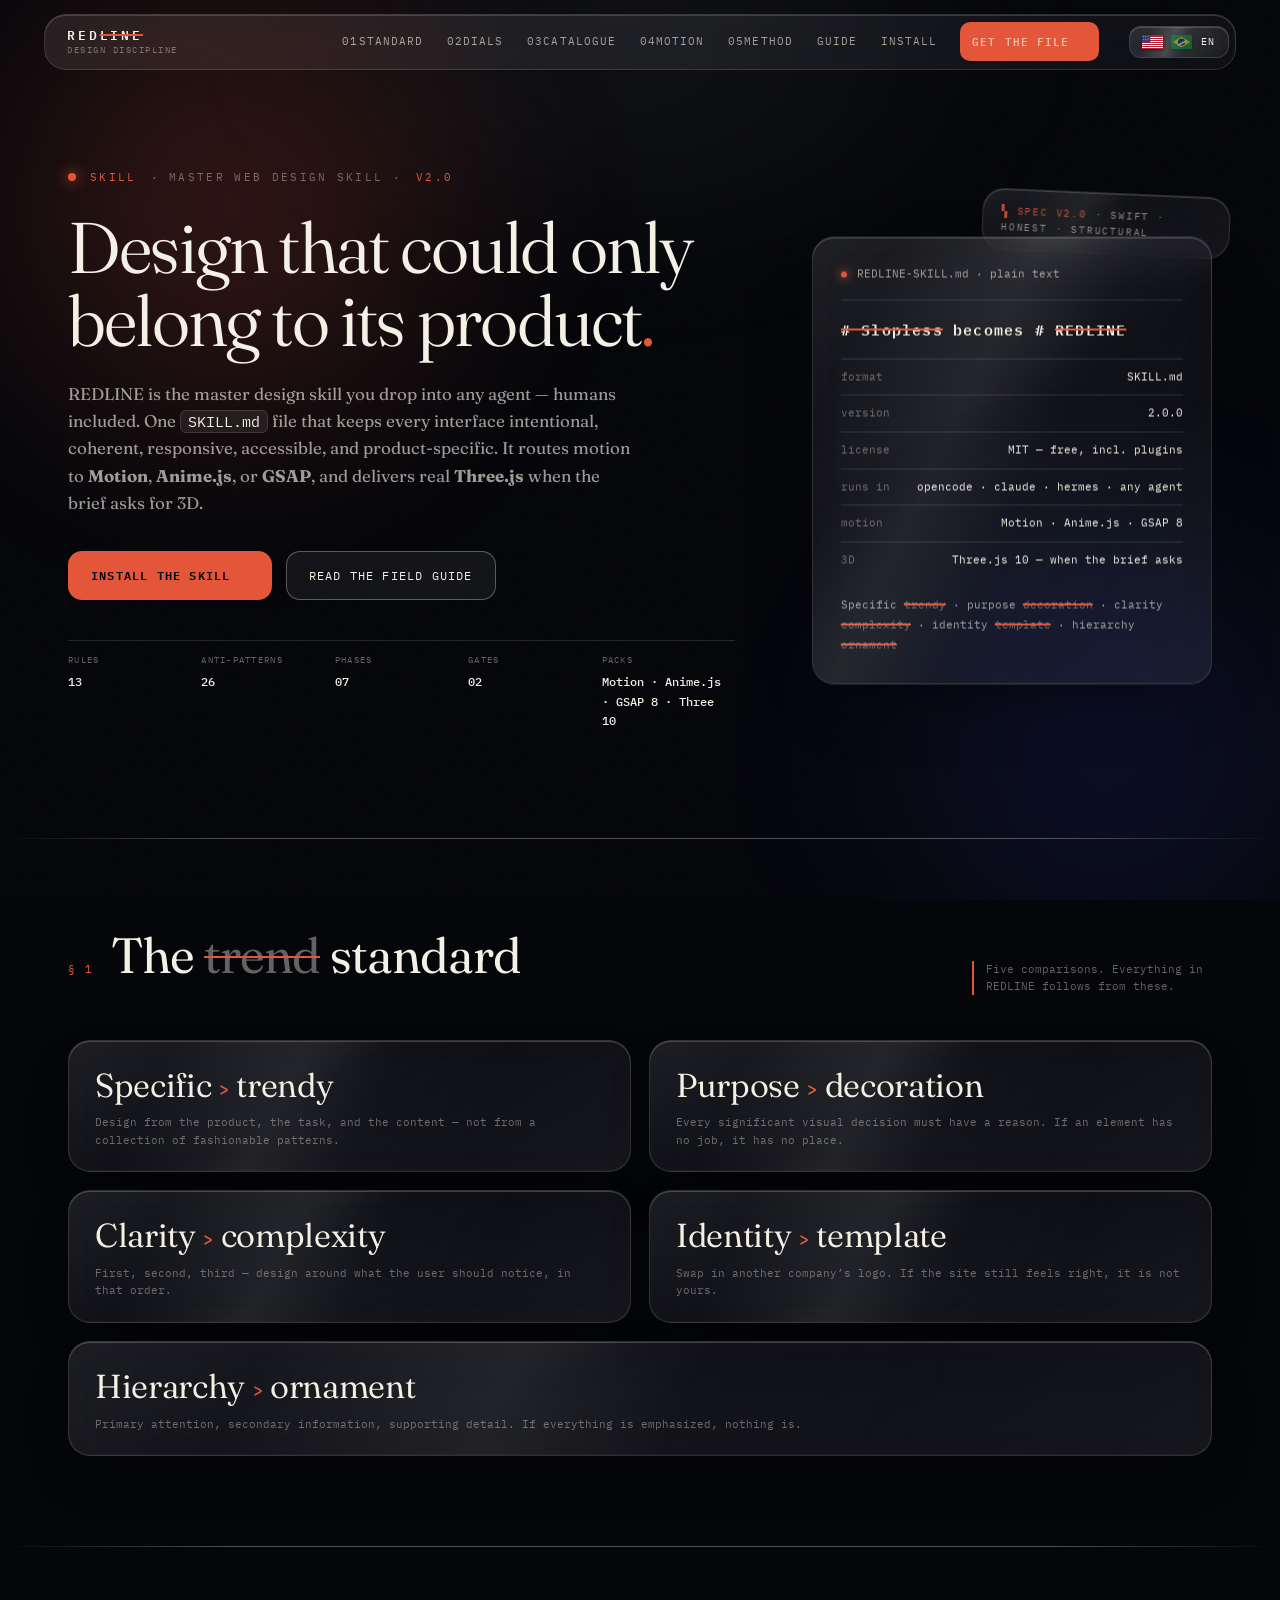
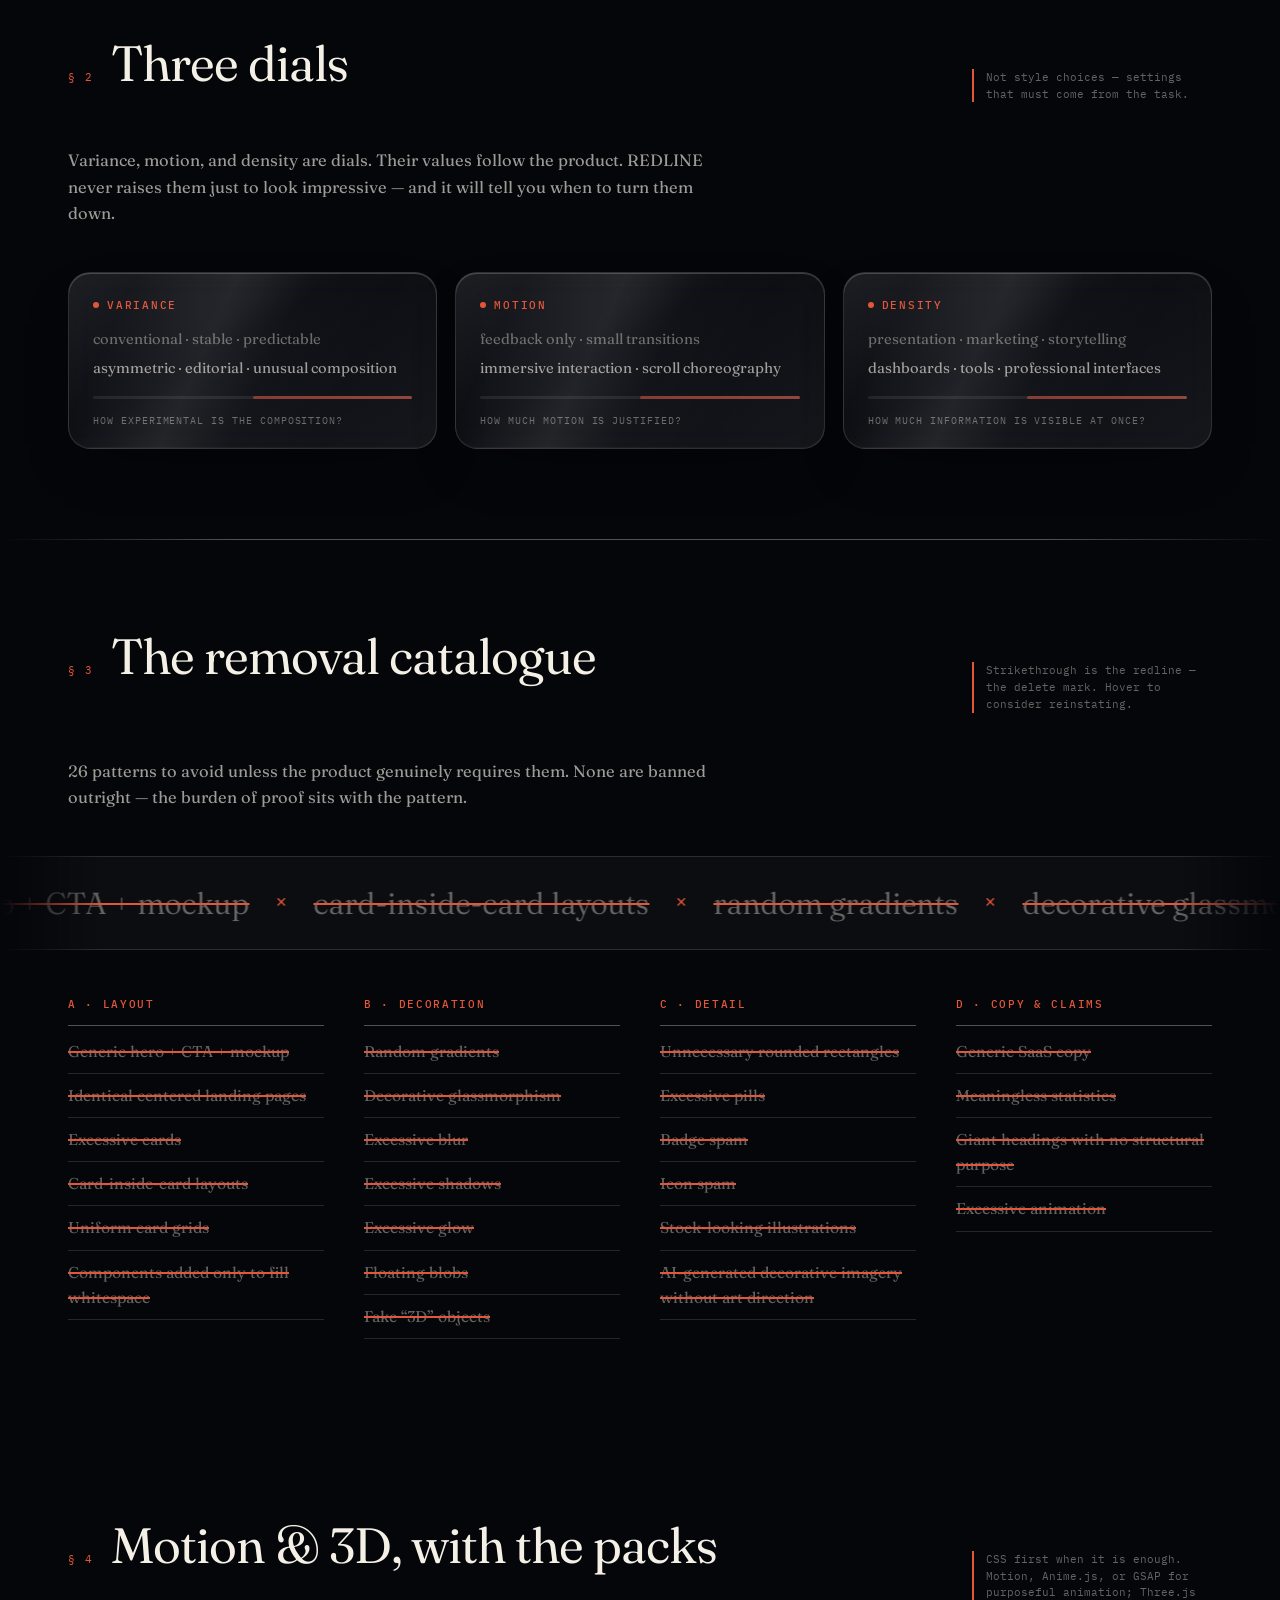
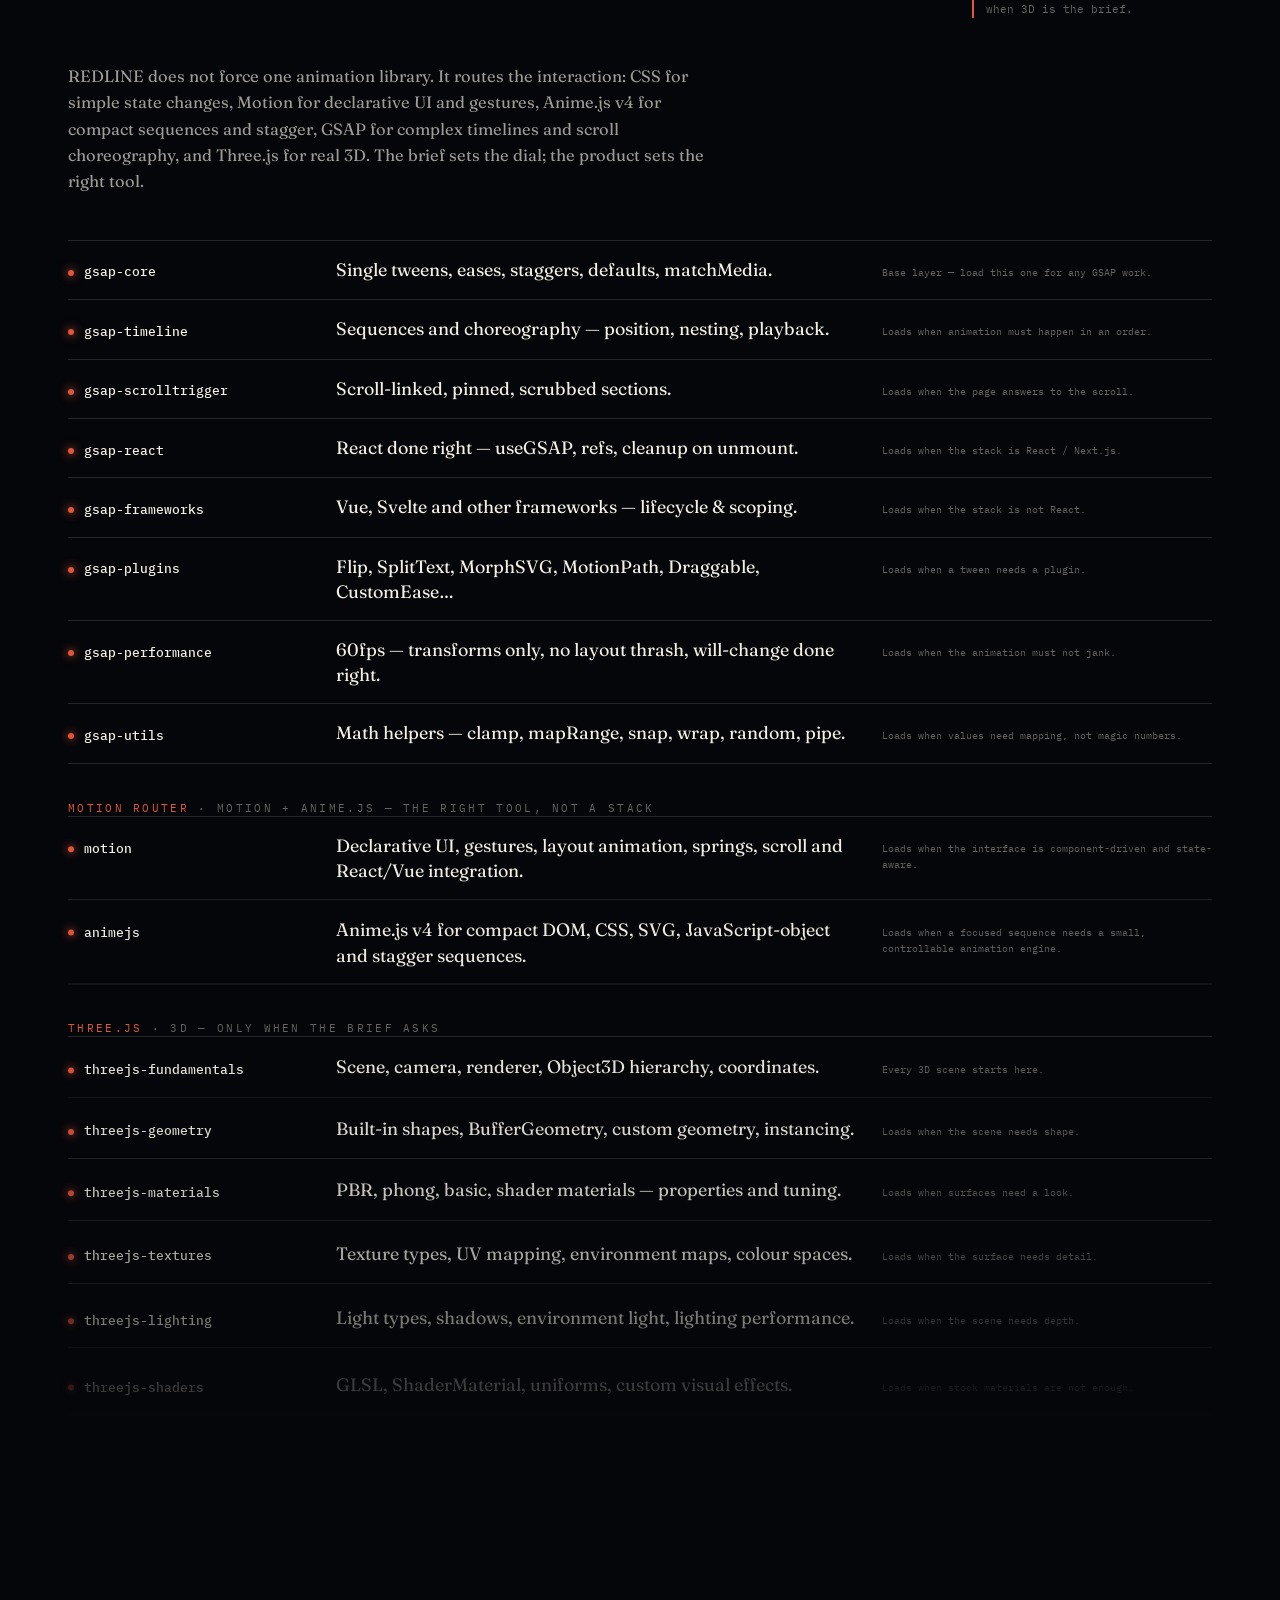
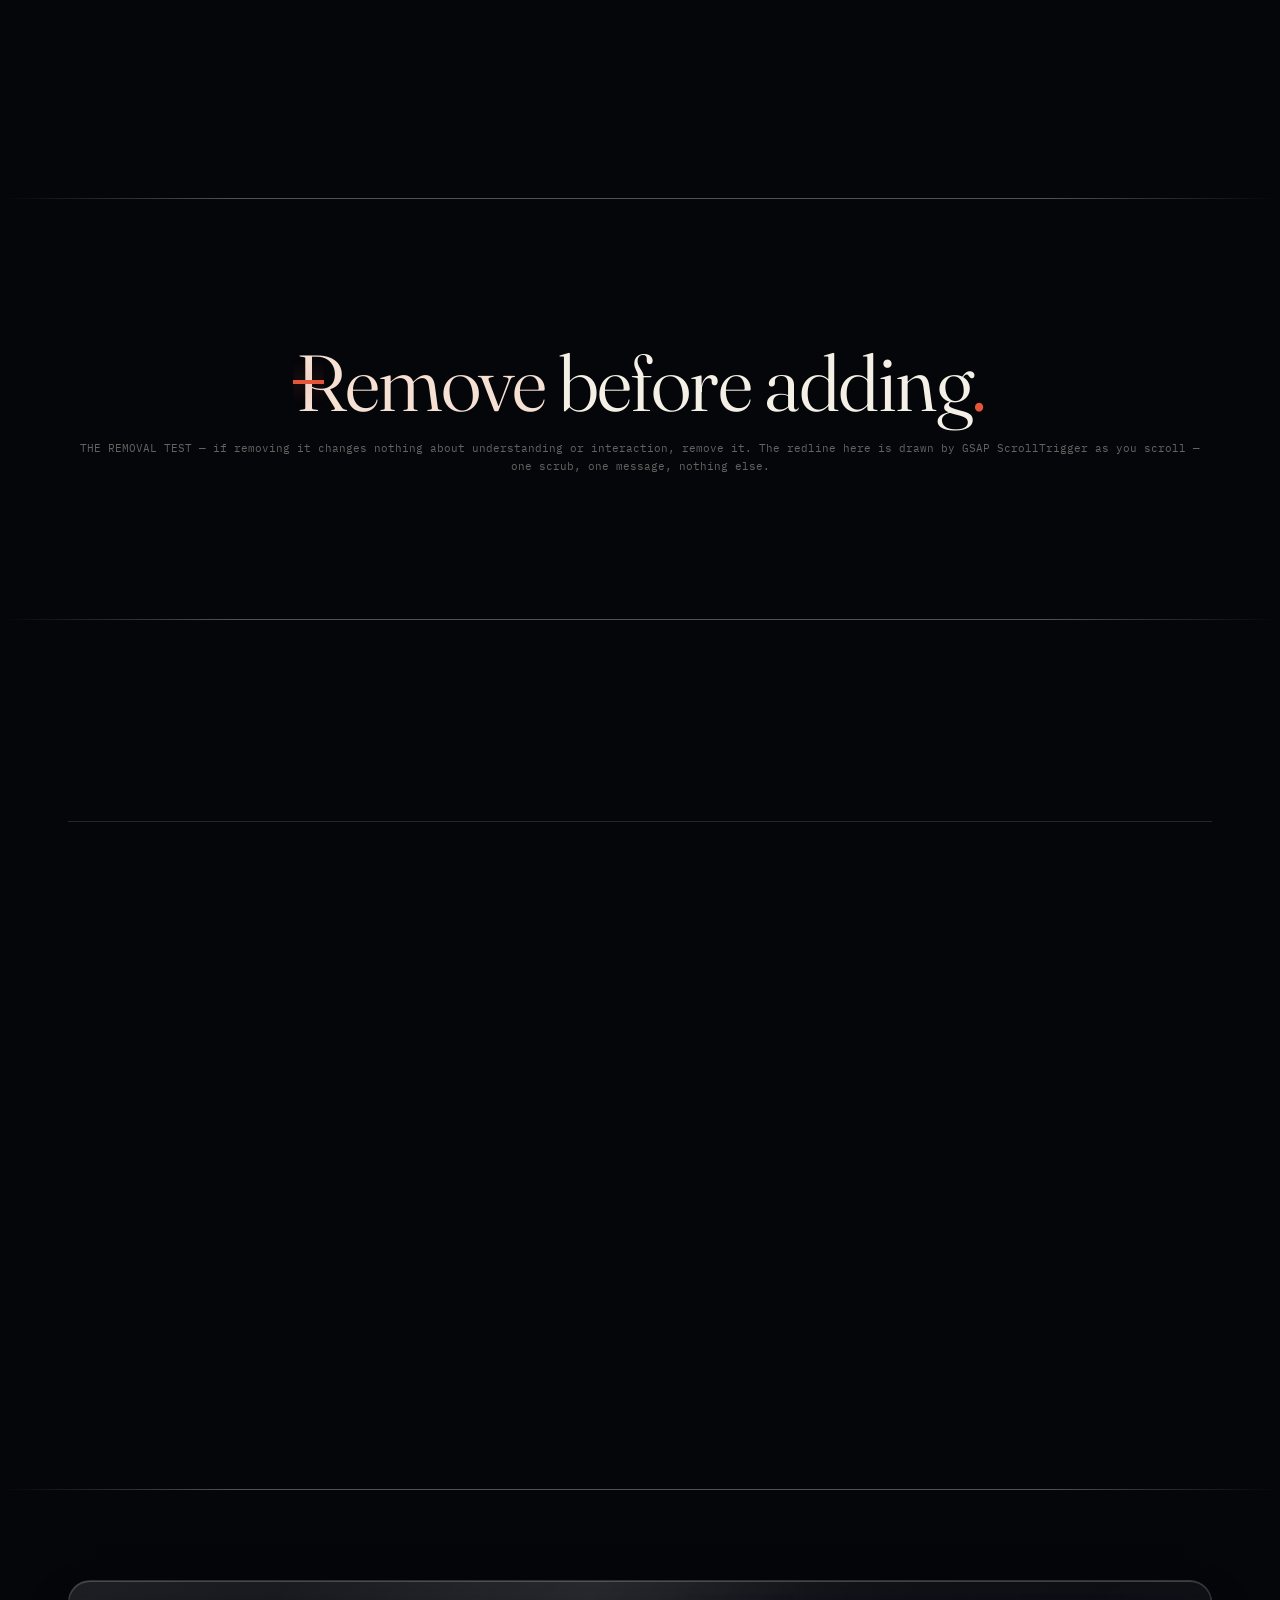
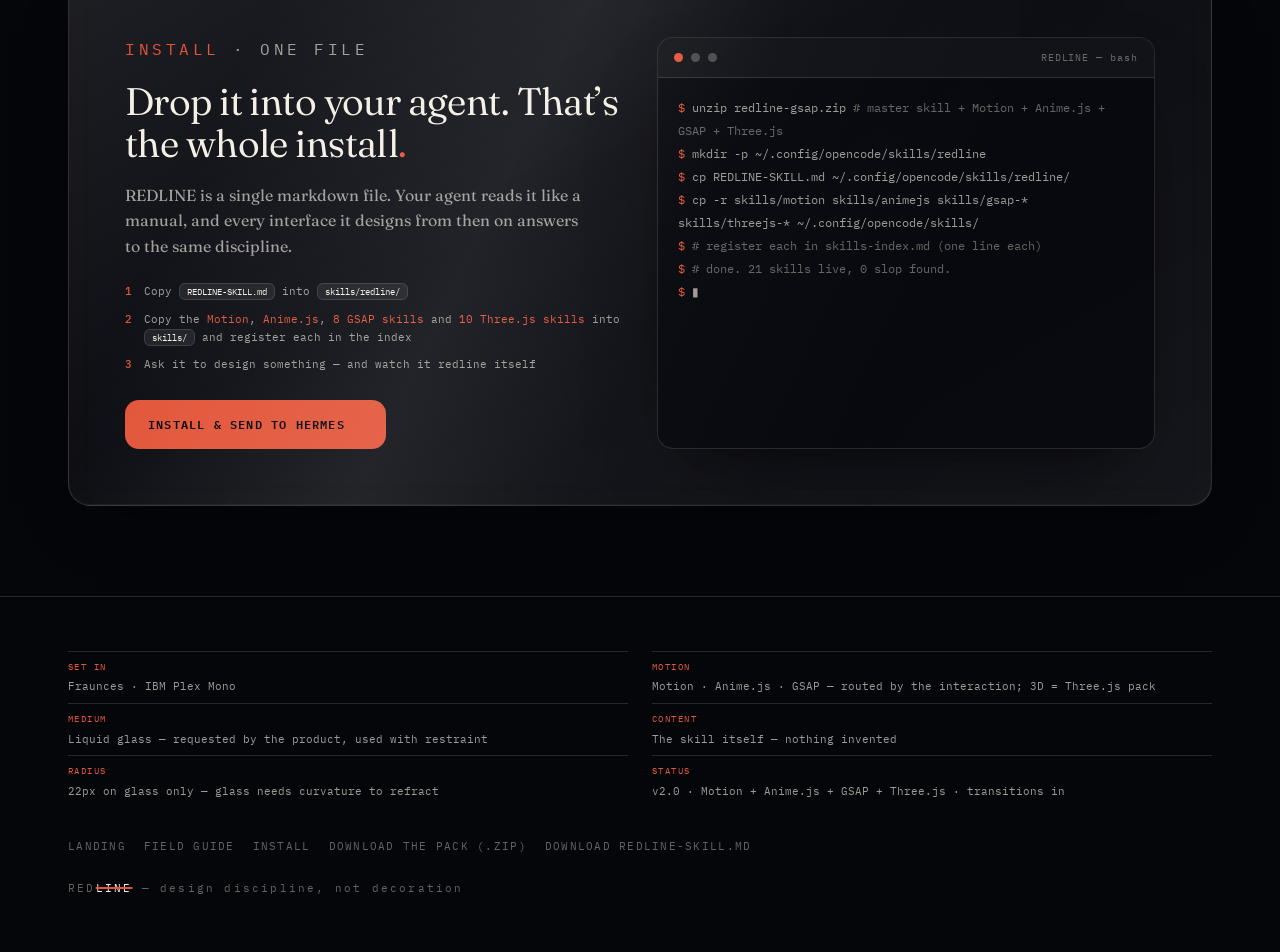
<file: index.html>
<!doctype html>
<html lang="en">
<head>
<meta charset="utf-8">
<meta name="viewport" content="width=device-width, initial-scale=1">
<meta name="color-scheme" content="dark">
<meta name="robots" content="index, follow, max-image-preview:large">
<meta name="theme-color" content="#05060A">
<meta name="author" content="KL Com">
<title>REDLINE — Design that could only belong to its product</title>
<meta name="description" content="REDLINE is a design discipline skill — one SKILL.md file that keeps AI-generated interfaces intentional, coherent, and human. Drop it into any agent.">
<link rel="canonical" href="https://klcombr.github.io/redline/">
<meta property="og:type" content="website">
<meta property="og:site_name" content="REDLINE — design discipline skill">
<meta property="og:locale" content="en_US">
<meta property="og:locale:alternate" content="pt_BR">
<meta property="og:url" content="https://klcombr.github.io/redline/">
<meta property="og:title" content="REDLINE — Design that could only belong to its product">
<meta property="og:description" content="REDLINE is a design discipline skill — one SKILL.md file that keeps AI-generated interfaces intentional, coherent, and human. Drop it into any agent.">
<meta property="og:image" content="https://klcombr.github.io/redline/og-image.png">
<meta property="og:image:width" content="1200">
<meta property="og:image:height" content="630">
<meta property="og:image:alt" content="REDLINE — Design that could only belong to its product.">
<meta name="twitter:card" content="summary_large_image">
<meta name="twitter:title" content="REDLINE — Design that could only belong to its product">
<meta name="twitter:description" content="REDLINE is a design discipline skill — one SKILL.md file that keeps AI-generated interfaces intentional, coherent, and human. Drop it into any agent.">
<meta name="twitter:image" content="https://klcombr.github.io/redline/og-image.png">
<link rel="preconnect" href="https://fonts.googleapis.com">
<link rel="preconnect" href="https://fonts.gstatic.com" crossorigin>
<link href="https://fonts.googleapis.com/css2?family=Fraunces:ital,opsz,wght@0,9..144,300..700;1,9..144,300..700&family=IBM+Plex+Mono:ital,wght@0,400;0,500;1,400&display=swap" rel="stylesheet">
<link rel="icon" href="data:image/svg+xml,%3Csvg xmlns='http://www.w3.org/2000/svg' viewBox='0 0 32 32'%3E%3Crect width='32' height='32' rx='7' fill='%2305060A'/%3E%3Crect x='4' y='15' width='24' height='2' rx='1' fill='%23E3563A'/%3E%3C/svg%3E">
<link rel="apple-touch-icon" href="apple-touch-icon.png">
<link rel="stylesheet" href="styles.css">
<script type="application/ld+json">
{
  "@context": "https://schema.org",
  "@graph": [
    {
      "@type": "WebSite",
      "@id": "https://klcombr.github.io/redline/#website",
      "url": "https://klcombr.github.io/redline/",
      "name": "REDLINE — design discipline skill",
      "alternateName": "REDLINE",
      "description": "REDLINE is a design discipline skill — one SKILL.md file that keeps AI-generated interfaces intentional, coherent, and human.",
      "inLanguage": ["en", "pt-BR"],
      "publisher": {
        "@type": "Organization",
        "@id": "https://github.com/klcombr#organization",
        "name": "KL Com",
        "url": "https://github.com/klcombr"
      }
    },
    {
      "@type": "SoftwareApplication",
      "@id": "https://klcombr.github.io/redline/#skill",
      "name": "REDLINE design discipline skill",
      "url": "https://klcombr.github.io/redline/",
      "applicationCategory": "DeveloperApplication",
      "operatingSystem": "Any AI agent that reads SKILL.md files (opencode, Claude Code, Hermes, Cursor)",
      "softwareVersion": "2.0.0",
      "description": "The master skill for exceptional websites: product truth, hierarchy, responsive UX, accessibility, Motion, Anime.js v4, GSAP, and real Three.js.",
      "offers": { "@type": "Offer", "price": "0", "priceCurrency": "USD" },
      "license": "https://github.com/klcombr/redline/blob/main/LICENSE",
      "isPartOf": { "@id": "https://klcombr.github.io/redline/#website" }
    }
  ]
}
</script>
</head>
<body>

<div class="aura" aria-hidden="true"><span class="aura__core"></span></div>

<div class="pagefx" aria-hidden="true"><span class="pagefx__word">REDLINE</span></div>

<a class="skip" href="#main">Skip to content</a>

<div class="progress" aria-hidden="true"><span class="progress__bar" id="progressBar"></span></div>

<header class="topbar">
  <a class="logo" href="index.html" aria-label="REDLINE — home" data-i18n-attr="aria-label">
    RED<span class="logo__red">LINE</span>
    <span class="logo__tag">DESIGN DISCIPLINE</span>
  </a>
  <nav class="topnav" aria-label="Sections" data-i18n-attr="aria-label">
    <a href="#standard"><span class="n">01</span>Standard</a>
    <a href="#dials"><span class="n">02</span>Dials</a>
    <a href="#catalogue"><span class="n">03</span>Catalogue</a>
    <a href="#motion"><span class="n">04</span>Motion</a>
    <a href="#method"><span class="n">05</span>Method</a>
    <a href="guide.html">Guide</a>
    <a href="install.html">Install</a>
    <a class="btn btn--primary" href="install.html">Get the file <span class="arrow">→</span></a>
  </nav>
  <button class="langbtn" id="langBtn" type="button" aria-label="Mudar para português">
    <span class="langbtn__flag langbtn__flag--us" aria-hidden="true"><svg viewBox="0 0 21 14" xmlns="http://www.w3.org/2000/svg"><rect width="21" height="14" fill="#B22234"/><rect y="2" width="21" height="1" fill="#FFF"/><rect y="4" width="21" height="1" fill="#FFF"/><rect y="6" width="21" height="1" fill="#FFF"/><rect y="8" width="21" height="1" fill="#FFF"/><rect y="10" width="21" height="1" fill="#FFF"/><rect y="12" width="21" height="1" fill="#FFF"/><rect width="8.4" height="7.5" fill="#3C3B6E"/><circle cx="1.2" cy="1.6" r="0.4" fill="#FFF"/><circle cx="3.6" cy="1.6" r="0.4" fill="#FFF"/><circle cx="6" cy="1.6" r="0.4" fill="#FFF"/><circle cx="1.2" cy="4.4" r="0.4" fill="#FFF"/><circle cx="3.6" cy="4.4" r="0.4" fill="#FFF"/><circle cx="6" cy="4.4" r="0.4" fill="#FFF"/></svg></span>
    <span class="langbtn__flag langbtn__flag--br" aria-hidden="true"><svg viewBox="0 0 21 14" xmlns="http://www.w3.org/2000/svg"><rect width="21" height="14" fill="#009C3B"/><path d="M10.5 1.75 19.25 7 10.5 12.25 1.75 7Z" fill="#FFDF00"/><circle cx="10.5" cy="7" r="3.6" fill="#002776"/><path d="M6.3 9.7 14.7 5.3 15.6 6.6 7.2 11Z" fill="#FFF"/></svg></span>
    <span class="langbtn__code" data-langcode>EN</span>
  </button>
</header>

<main id="main">

  <!-- ══════════ HERO ══════════ -->
  <section class="hero">
    <div class="wrap hero__grid">
      <div>
        <p class="eyebrow hero__eyebrow"><span class="glow"></span><span class="red">SKILL</span> · MASTER WEB DESIGN SKILL · <span class="red">v2.0</span></p>
        <h1>Design that could only belong to its product<span class="period">.</span></h1>
        <p class="sub" data-i18n="hero.sub">REDLINE is the master design skill you drop into any agent — humans included. One <code class="inline-code">SKILL.md</code> file that keeps every interface intentional, coherent, responsive, accessible, and product-specific. It routes motion to <strong>Motion</strong>, <strong>Anime.js</strong>, or <strong>GSAP</strong>, and delivers real <strong>Three.js</strong> when the brief asks for 3D.</p>
        <div class="hero__cta">
          <a class="btn btn--primary" href="install.html">Install the skill <span class="arrow">→</span></a>
          <a class="btn" href="guide.html">Read the field guide</a>
        </div>
        <div class="hero__meta">
          <div><span class="k">Rules</span><span class="v">13</span></div>
          <div><span class="k">Anti-patterns</span><span class="v">26</span></div>
          <div><span class="k">Phases</span><span class="v">07</span></div>
          <div><span class="k">Gates</span><span class="v">02</span></div>
          <div><span class="k">Packs</span><span class="v">Motion · Anime.js · GSAP 8 · Three 10</span></div>
        </div>
      </div>

      <div class="hero__stage">
        <div class="glass skillcard--back" aria-hidden="true"><span class="red">▚ spec v2.0</span> · swift · honest · structural</div>
        <div class="glass skillcard">
          <p class="skillcard__file"><span class="dot"></span> REDLINE-SKILL.md · plain text</p>
          <h2 data-i18n="sc.h2"><span class="strike"># Slopless</span> becomes # <span class="strike">REDLINE</span></h2>
          <div class="skillcard__rows">
            <div><span class="k">format</span><span class="v">SKILL.md</span></div>
            <div><span class="k">version</span><span class="v">2.0.0</span></div>
            <div><span class="k">license</span><span class="v">MIT — free, incl. plugins</span></div>
            <div><span class="k">runs in</span><span class="v">opencode · claude · hermes · any agent</span></div>
            <div><span class="k">motion</span><span class="v">Motion · Anime.js · GSAP 8</span></div>
            <div><span class="k">3D</span><span class="v">Three.js 10 — when the brief asks</span></div>
          </div>
          <p class="skillcard__rules" data-i18n="sc.rules">
            Specific <span class="strike">trendy</span> · purpose <span class="strike">decoration</span> · clarity <span class="strike">complexity</span> · identity <span class="strike">template</span> · hierarchy <span class="strike">ornament</span>
          </p>
        </div>
      </div>
    </div>
  </section>

  <hr class="band">

  <!-- ══════════ THE STANDARD ══════════ -->
  <section class="sec" id="standard" data-spy>
    <div class="wrap">
      <div class="sec__head">
        <span class="sec__no">§ 1</span>
        <h2 class="sec__title" data-i18n="s1.title">The <span class="strike">trend</span> standard</h2>
        <p class="sec__note">Five comparisons. Everything in REDLINE follows from these.</p>
      </div>
      <div class="standards">
        <article class="glass standard">
          <h3 class="standard__term" data-i18n="t.var">Specific <span class="cmp">&gt;</span> trendy</h3>
          <p class="standard__why">Design from the product, the task, and the content — not from a collection of fashionable patterns.</p>
        </article>
        <article class="glass standard">
          <h3 class="standard__term" data-i18n="t.pur">Purpose <span class="cmp">&gt;</span> decoration</h3>
          <p class="standard__why">Every significant visual decision must have a reason. If an element has no job, it has no place.</p>
        </article>
        <article class="glass standard">
          <h3 class="standard__term" data-i18n="t.cla">Clarity <span class="cmp">&gt;</span> complexity</h3>
          <p class="standard__why">First, second, third — design around what the user should notice, in that order.</p>
        </article>
        <article class="glass standard">
          <h3 class="standard__term" data-i18n="t.ide">Identity <span class="cmp">&gt;</span> template</h3>
          <p class="standard__why">Swap in another company&rsquo;s logo. If the site still feels right, it is not yours.</p>
        </article>
        <article class="glass standard standard--wide">
          <h3 class="standard__term" data-i18n="t.hie">Hierarchy <span class="cmp">&gt;</span> ornament</h3>
          <p class="standard__why">Primary attention, secondary information, supporting detail. If everything is emphasized, nothing is.</p>
        </article>
      </div>
    </div>
  </section>

  <hr class="band">

  <!-- ══════════ DIALS ══════════ -->
  <section class="sec" id="dials" data-spy>
    <div class="wrap">
      <div class="sec__head">
        <span class="sec__no">§ 2</span>
        <h2 class="sec__title">Three dials</h2>
        <p class="sec__note">Not style choices — settings that must come from the task.</p>
      </div>
      <p class="sec__lead">Variance, motion, and density are dials. Their values follow the product. REDLINE never raises them just to look impressive — and it will tell you when to turn them down.</p>
      <div class="dials">
        <article class="glass dial">
          <h3 class="dial__name">Variance</h3>
          <div class="dial__scale">
            <span class="low">conventional · stable · predictable</span>
            <span>asymmetric · editorial · unusual composition</span>
          </div>
          <div class="dial__ruler" aria-hidden="true"></div>
          <p class="dial__guide">How experimental is the composition?</p>
        </article>
        <article class="glass dial">
          <h3 class="dial__name">Motion</h3>
          <div class="dial__scale">
            <span class="low">feedback only · small transitions</span>
            <span>immersive interaction · scroll choreography</span>
          </div>
          <div class="dial__ruler" aria-hidden="true"></div>
          <p class="dial__guide">How much motion is justified?</p>
        </article>
        <article class="glass dial">
          <h3 class="dial__name">Density</h3>
          <div class="dial__scale">
            <span class="low">presentation · marketing · storytelling</span>
            <span>dashboards · tools · professional interfaces</span>
          </div>
          <div class="dial__ruler" aria-hidden="true"></div>
          <p class="dial__guide">How much information is visible at once?</p>
        </article>
      </div>
    </div>
  </section>

  <hr class="band">

  <!-- ══════════ CATALOGUE ══════════ -->
  <section class="sec" id="catalogue" data-spy>
    <div class="wrap">
      <div class="sec__head">
        <span class="sec__no">§ 3</span>
        <h2 class="sec__title">The removal catalogue</h2>
        <p class="sec__note">Strikethrough is the redline — the delete mark. Hover to consider reinstating.</p>
      </div>
      <p class="sec__lead">26 patterns to avoid unless the product genuinely requires them. None are banned outright — the burden of proof sits with the pattern.</p>
    </div>

    <div class="marquee" aria-hidden="true">
      <div class="marquee__track">
        <div class="marquee__set" aria-hidden="false">
          <span class="marquee__item">generic hero + CTA + mockup</span><span class="marquee__sep">✕</span>
          <span class="marquee__item">card-inside-card layouts</span><span class="marquee__sep">✕</span>
          <span class="marquee__item">random gradients</span><span class="marquee__sep">✕</span>
          <span class="marquee__item">decorative glassmorphism</span><span class="marquee__sep">✕</span>
          <span class="marquee__item">badge spam</span><span class="marquee__sep">✕</span>
          <span class="marquee__item">meaningless statistics</span><span class="marquee__sep">✕</span>
          <span class="marquee__item">floating blobs</span><span class="marquee__sep">✕</span>
          <span class="marquee__item">generic SaaS copy</span><span class="marquee__sep">✕</span>
          <span class="marquee__item">excessive pills</span><span class="marquee__sep">✕</span>
          <span class="marquee__item">uniform card grids</span><span class="marquee__sep">✕</span>
        </div>
        <div class="marquee__set" aria-hidden="true">
          <span class="marquee__item">generic hero + CTA + mockup</span><span class="marquee__sep">✕</span>
          <span class="marquee__item">card-inside-card layouts</span><span class="marquee__sep">✕</span>
          <span class="marquee__item">random gradients</span><span class="marquee__sep">✕</span>
          <span class="marquee__item">decorative glassmorphism</span><span class="marquee__sep">✕</span>
          <span class="marquee__item">badge spam</span><span class="marquee__sep">✕</span>
          <span class="marquee__item">meaningless statistics</span><span class="marquee__sep">✕</span>
          <span class="marquee__item">floating blobs</span><span class="marquee__sep">✕</span>
          <span class="marquee__item">generic SaaS copy</span><span class="marquee__sep">✕</span>
          <span class="marquee__item">excessive pills</span><span class="marquee__sep">✕</span>
          <span class="marquee__item">uniform card grids</span><span class="marquee__sep">✕</span>
        </div>
      </div>
    </div>

    <div class="wrap">
      <div class="catalogue-grid">
        <div>
          <h3>A · Layout</h3>
          <ul class="slop">
            <li>Generic hero + CTA + mockup</li>
            <li>Identical centered landing pages</li>
            <li>Excessive cards</li>
            <li>Card-inside-card layouts</li>
            <li>Uniform card grids</li>
            <li>Components added only to fill whitespace</li>
          </ul>
        </div>
        <div>
          <h3>B · Decoration</h3>
          <ul class="slop">
            <li>Random gradients</li>
            <li>Decorative glassmorphism</li>
            <li>Excessive blur</li>
            <li>Excessive shadows</li>
            <li>Excessive glow</li>
            <li>Floating blobs</li>
            <li>Fake &ldquo;3D&rdquo; objects</li>
          </ul>
        </div>
        <div>
          <h3>C · Detail</h3>
          <ul class="slop">
            <li>Unnecessary rounded rectangles</li>
            <li>Excessive pills</li>
            <li>Badge spam</li>
            <li>Icon spam</li>
            <li>Stock-looking illustrations</li>
            <li>AI-generated decorative imagery without art direction</li>
          </ul>
        </div>
        <div>
          <h3>D · Copy &amp; claims</h3>
          <ul class="slop">
            <li>Generic SaaS copy</li>
            <li>Meaningless statistics</li>
            <li>Giant headings with no structural purpose</li>
            <li>Excessive animation</li>
          </ul>
        </div>
      </div>
    </div>
  </section>

  <!-- ══════════ MOTION + GSAP PACK ══════════ -->
  <section class="sec" id="motion" data-spy>
    <div class="wrap">
      <div class="sec__head">
        <span class="sec__no">§ 4</span>
        <h2 class="sec__title">Motion &amp; 3D, with the packs</h2>
        <p class="sec__note">CSS first when it is enough. Motion, Anime.js, or GSAP for purposeful animation; Three.js when 3D is the brief.</p>
      </div>
      <p class="sec__lead">REDLINE does not force one animation library. It routes the interaction: CSS for simple state changes, Motion for declarative UI and gestures, Anime.js v4 for compact sequences and stagger, GSAP for complex timelines and scroll choreography, and Three.js for real 3D. The brief sets the dial; the product sets the right tool.</p>
      <div class="gskills">
        <div class="gskill">
          <span class="gskill__name">gsap-core</span>
          <span class="gskill__do">Single tweens, eases, staggers, defaults, matchMedia.</span>
          <span class="gskill__when">Base layer — load this one for any GSAP work.</span>
        </div>
        <div class="gskill">
          <span class="gskill__name">gsap-timeline</span>
          <span class="gskill__do">Sequences and choreography — position, nesting, playback.</span>
          <span class="gskill__when">Loads when animation must happen in an order.</span>
        </div>
        <div class="gskill">
          <span class="gskill__name">gsap-scrolltrigger</span>
          <span class="gskill__do">Scroll-linked, pinned, scrubbed sections.</span>
          <span class="gskill__when">Loads when the page answers to the scroll.</span>
        </div>
        <div class="gskill">
          <span class="gskill__name">gsap-react</span>
          <span class="gskill__do">React done right — useGSAP, refs, cleanup on unmount.</span>
          <span class="gskill__when">Loads when the stack is React / Next.js.</span>
        </div>
        <div class="gskill">
          <span class="gskill__name">gsap-frameworks</span>
          <span class="gskill__do">Vue, Svelte and other frameworks — lifecycle &amp; scoping.</span>
          <span class="gskill__when">Loads when the stack is not React.</span>
        </div>
        <div class="gskill">
          <span class="gskill__name">gsap-plugins</span>
          <span class="gskill__do">Flip, SplitText, MorphSVG, MotionPath, Draggable, CustomEase&hellip;</span>
          <span class="gskill__when">Loads when a tween needs a plugin.</span>
        </div>
        <div class="gskill">
          <span class="gskill__name">gsap-performance</span>
          <span class="gskill__do">60fps — transforms only, no layout thrash, will-change done right.</span>
          <span class="gskill__when">Loads when the animation must not jank.</span>
        </div>
        <div class="gskill">
          <span class="gskill__name">gsap-utils</span>
          <span class="gskill__do">Math helpers — clamp, mapRange, snap, wrap, random, pipe.</span>
          <span class="gskill__when">Loads when values need mapping, not magic numbers.</span>
        </div>
      </div>
      <p class="eyebrow packsub"><span class="red">MOTION ROUTER</span> · MOTION + ANIME.JS — THE RIGHT TOOL, NOT A STACK</p>
      <div class="gskills">
        <div class="gskill">
          <span class="gskill__name">motion</span>
          <span class="gskill__do">Declarative UI, gestures, layout animation, springs, scroll and React/Vue integration.</span>
          <span class="gskill__when">Loads when the interface is component-driven and state-aware.</span>
        </div>
        <div class="gskill">
          <span class="gskill__name">animejs</span>
          <span class="gskill__do">Anime.js v4 for compact DOM, CSS, SVG, JavaScript-object and stagger sequences.</span>
          <span class="gskill__when">Loads when a focused sequence needs a small, controllable animation engine.</span>
        </div>
      </div>
      <p class="eyebrow packsub"><span class="red">THREE.JS</span> · 3D — ONLY WHEN THE BRIEF ASKS</p>
      <div class="gskills">
        <div class="gskill">
          <span class="gskill__name">threejs-fundamentals</span>
          <span class="gskill__do">Scene, camera, renderer, Object3D hierarchy, coordinates.</span>
          <span class="gskill__when">Every 3D scene starts here.</span>
        </div>
        <div class="gskill">
          <span class="gskill__name">threejs-geometry</span>
          <span class="gskill__do">Built-in shapes, BufferGeometry, custom geometry, instancing.</span>
          <span class="gskill__when">Loads when the scene needs shape.</span>
        </div>
        <div class="gskill">
          <span class="gskill__name">threejs-materials</span>
          <span class="gskill__do">PBR, phong, basic, shader materials — properties and tuning.</span>
          <span class="gskill__when">Loads when surfaces need a look.</span>
        </div>
        <div class="gskill">
          <span class="gskill__name">threejs-textures</span>
          <span class="gskill__do">Texture types, UV mapping, environment maps, colour spaces.</span>
          <span class="gskill__when">Loads when the surface needs detail.</span>
        </div>
        <div class="gskill">
          <span class="gskill__name">threejs-lighting</span>
          <span class="gskill__do">Light types, shadows, environment light, lighting performance.</span>
          <span class="gskill__when">Loads when the scene needs depth.</span>
        </div>
        <div class="gskill">
          <span class="gskill__name">threejs-shaders</span>
          <span class="gskill__do">GLSL, ShaderMaterial, uniforms, custom visual effects.</span>
          <span class="gskill__when">Loads when stock materials are not enough.</span>
        </div>
        <div class="gskill">
          <span class="gskill__name">threejs-loaders</span>
          <span class="gskill__do">GLTF, textures, HDR, async patterns, loading progress.</span>
          <span class="gskill__when">Loads when there are assets to load.</span>
        </div>
        <div class="gskill">
          <span class="gskill__name">threejs-animation</span>
          <span class="gskill__do">Keyframes, skeletal animation, morph targets, mixing.</span>
          <span class="gskill__when">Loads when the scene moves.</span>
        </div>
        <div class="gskill">
          <span class="gskill__name">threejs-interaction</span>
          <span class="gskill__do">Raycasting, controls, mouse/touch input, object selection.</span>
          <span class="gskill__when">Loads when the scene answers to the user.</span>
        </div>
        <div class="gskill">
          <span class="gskill__name">threejs-postprocessing</span>
          <span class="gskill__do">EffectComposer, bloom, DOF, screen-space grading.</span>
          <span class="gskill__when">Loads when the frame needs a finish.</span>
        </div>
      </div>
      <div class="motionrule">
        <span>Register plugins once</span>
        <span>Cleanup on unmount</span>
        <span><span class="red">matchMedia</span> respects reduced-motion</span>
        <span>No looping decoration</span>
        <span>Ask the dial first</span>
        <span>3D only when asked</span>
      </div>
    </div>
  </section>

  <hr class="band">

  <!-- ══════════ STATEMENT ══════════ -->
  <section class="statement" id="statement" data-spy>
    <div class="wrap">
      <h2 class="statement__line"><span class="s-word">Remove</span> <span class="s-word">before</span> <span class="s-word">adding</span><span class="period">.</span></h2>
      <p class="statement__sub">THE REMOVAL TEST — if removing it changes nothing about understanding or interaction, remove it. The redline here is drawn by GSAP ScrollTrigger as you scroll — one scrub, one message, nothing else.</p>
    </div>
  </section>

  <hr class="band">

  <!-- ══════════ METHOD ══════════ -->
  <section class="sec" id="method" data-spy>
    <div class="wrap">
      <div class="sec__head">
        <span class="sec__no">§ 5</span>
        <h2 class="sec__title">The method</h2>
        <p class="sec__note">Seven phases, in order. Shape before code.</p>
      </div>
      <div class="phases">
        <div class="phases__row">
          <span class="phases__no">01</span><span class="phases__name">Understand</span>
          <span class="phases__gloss">Product, user, task, content, constraints.</span>
        </div>
        <div class="phases__row">
          <span class="phases__no">02</span><span class="phases__name">Shape</span>
          <span class="phases__gloss">Hierarchy, composition, navigation, interaction, responsive behaviour — before decorative details.</span>
        </div>
        <div class="phases__row">
          <span class="phases__no">03</span><span class="phases__name">Establish</span>
          <span class="phases__gloss">Typography, colour, geometry, spacing, density, variance, motion.</span>
        </div>
        <div class="phases__row">
          <span class="phases__no">04</span><span class="phases__name">Build</span>
          <span class="phases__gloss">Semantic structure and reusable primitives.</span>
        </div>
        <div class="phases__row">
          <span class="phases__no">05</span><span class="phases__name">Refine</span>
          <span class="phases__gloss">Hierarchy, spacing, typography, alignment, states, motion, responsive behaviour.</span>
        </div>
        <div class="phases__row">
          <span class="phases__no">06</span><span class="phases__name">Audit</span>
          <span class="phases__gloss">Usability, accessibility, responsive behaviour, performance, consistency, content accuracy, visual hierarchy.</span>
        </div>
        <div class="phases__row">
          <span class="phases__no">07</span><span class="phases__name">Distill</span>
          <span class="phases__gloss">Remove anything that does not contribute. Do not add more because the page feels empty.</span>
        </div>
      </div>
    </div>
  </section>

  <hr class="band">

  <!-- ══════════ INSTALL CTA ══════════ -->
  <section class="sec" id="install">
    <div class="wrap">
      <div class="glass installbox">
        <div class="installbox__left">
          <p class="eyebrow"><span class="red">INSTALL</span> · ONE FILE</p>
          <h2>Drop it into your agent. That&rsquo;s the whole install<span class="period">.</span></h2>
          <p>REDLINE is a single markdown file. Your agent reads it like a manual, and every interface it designs from then on answers to the same discipline.</p>
          <div class="installbox__steps">
            <div><span class="n">1</span><span data-i18n="ib.s1">Copy <code class="inline-code">REDLINE-SKILL.md</code> into <code class="inline-code">skills/redline/</code></span></div>
            <div><span class="n">2</span><span data-i18n="ib.s2">Copy the <span class="red">Motion</span>, <span class="red">Anime.js</span>, <span class="red">8 GSAP skills</span> and <span class="red">10 Three.js skills</span> into <code class="inline-code">skills/</code> and register each in the index</span></div>
            <div><span class="n">3</span><span data-i18n="ib.s3">Ask it to design something — and watch it redline itself</span></div>
          </div>
          <div style="margin-top:8px">
            <a class="btn btn--primary" href="install.html">Install &amp; send to Hermes <span class="arrow">→</span></a>
          </div>
        </div>
        <div class="terminal" role="img" aria-label="Terminal showing the Redline install commands" data-i18n-attr="aria-label">
          <div class="terminal__bar"><i></i><i></i><i></i><span>REDLINE — bash</span></div>
          <div class="terminal__body">
            <div><span class="p">$</span> unzip redline-gsap.zip <span class="c"># master skill + Motion + Anime.js + GSAP + Three.js</span></div>
            <div><span class="p">$</span> mkdir -p ~/.config/opencode/skills/redline</div>
            <div><span class="p">$</span> cp REDLINE-SKILL.md ~/.config/opencode/skills/redline/</div>
            <div><span class="p">$</span> cp -r skills/motion skills/animejs skills/gsap-* skills/threejs-* ~/.config/opencode/skills/</div>
            <div><span class="p">$</span> <span class="c"># register each in skills-index.md (one line each)</span></div>
            <div><span class="p">$</span> <span class="c"># done. 21 skills live, 0 slop found.</span></div>
            <div><span class="p">$</span> <span class="caret">▮</span></div>
          </div>
        </div>
      </div>
    </div>
  </section>

</main>

<footer class="colophon">
  <div class="wrap">
    <div class="colophon__grid">
      <div>
        <p class="colophon__line"><span class="k">Set in</span>Fraunces · IBM Plex Mono</p>
        <p class="colophon__line"><span class="k">Medium</span>Liquid glass — requested by the product, used with restraint</p>
        <p class="colophon__line"><span class="k">Radius</span>22px on glass only — glass needs curvature to refract</p>
      </div>
      <div>
        <p class="colophon__line"><span class="k">Motion</span>Motion · Anime.js · GSAP — routed by the interaction; 3D = Three.js pack</p>
        <p class="colophon__line"><span class="k">Content</span>The skill itself — nothing invented</p>
        <p class="colophon__line"><span class="k">Status</span>v2.0 · Motion + Anime.js + GSAP + Three.js · transitions in</p>
      </div>
    </div>
    <nav class="colophon__nav" aria-label="Footer" data-i18n-attr="aria-label">
      <a href="index.html">Landing</a>
      <a href="guide.html">Field guide</a>
      <a href="install.html">Install</a>
      <a href="redline-gsap.zip" download>Download the pack (.zip)</a>
      <a href="REDLINE-SKILL.md" download>Download REDLINE-SKILL.md</a>
    </nav>
    <p class="colophon__brand">RED<span class="redline">LINE</span> — design discipline, not decoration</p>
  </div>
</footer>

<script src="vendor/gsap.min.js"></script>
<script src="vendor/ScrollTrigger.min.js"></script>
<script src="script.js"></script>
</body>
</html>
</file>
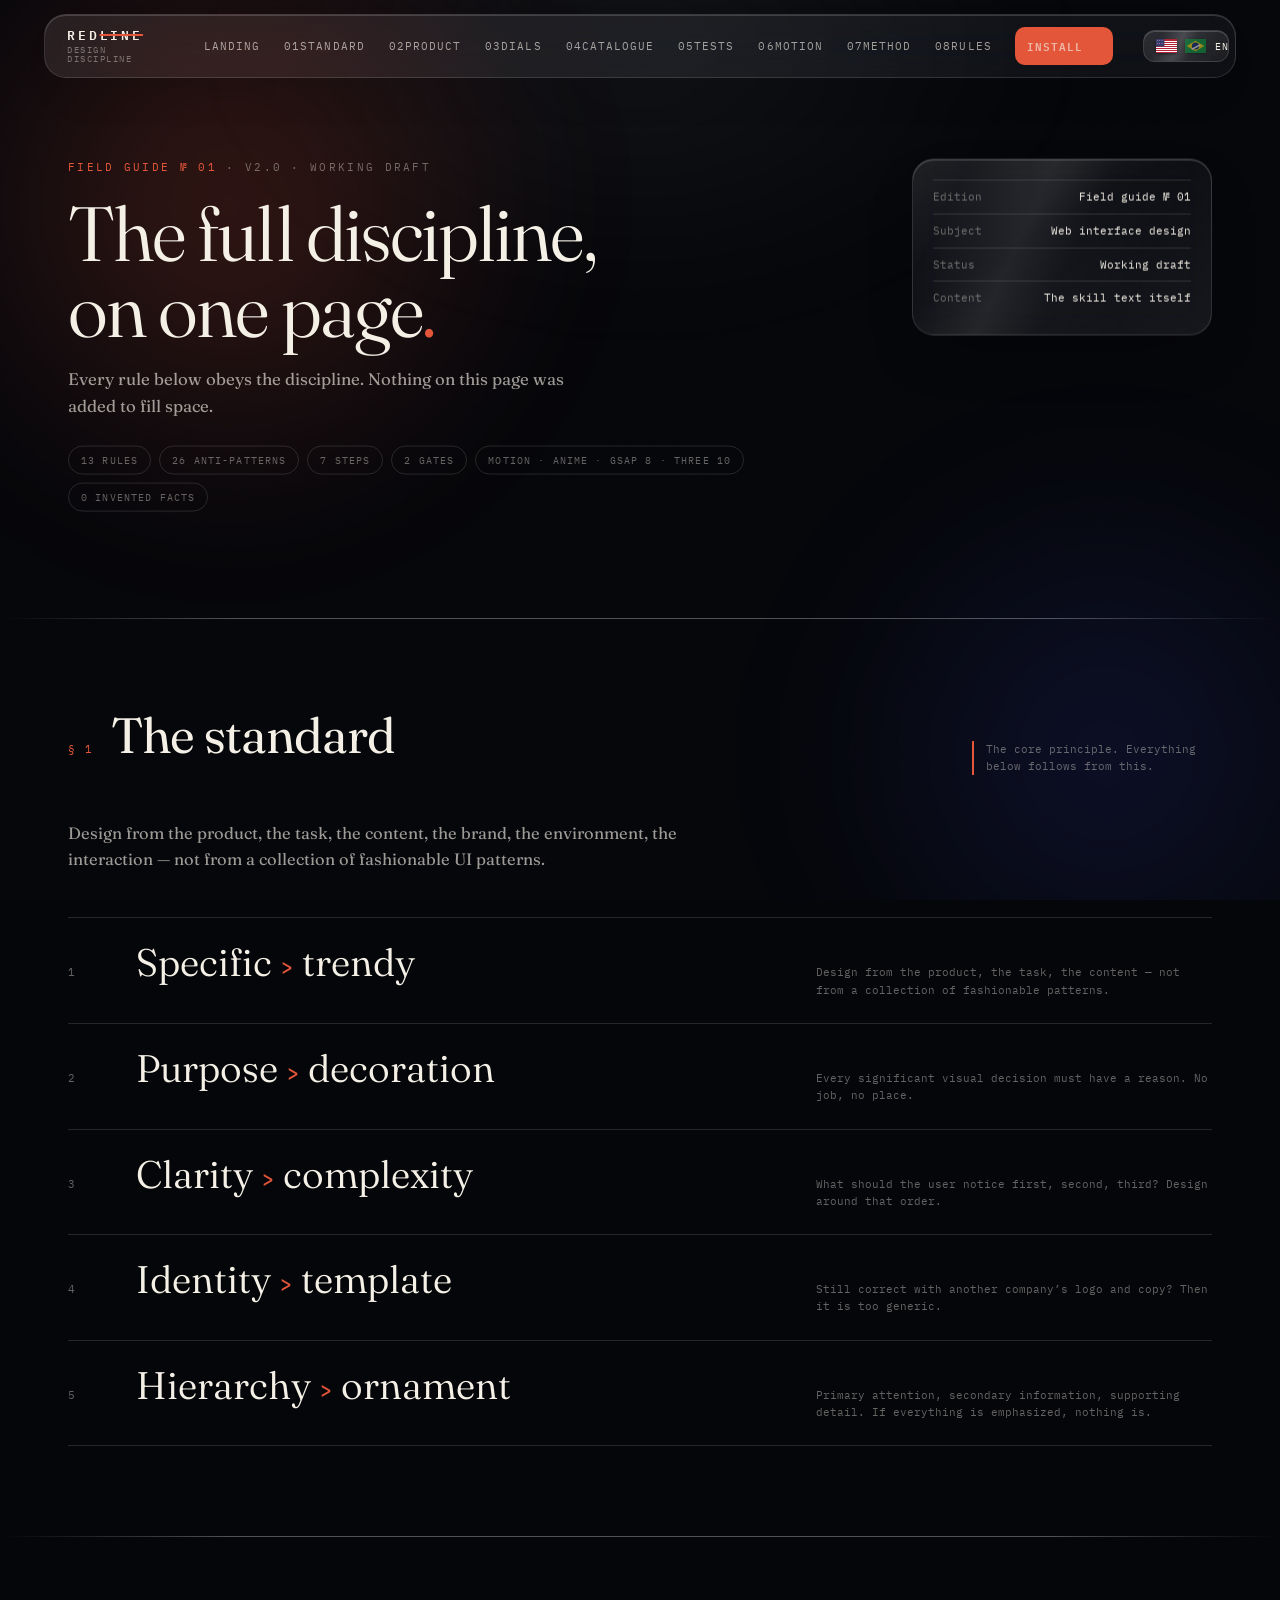
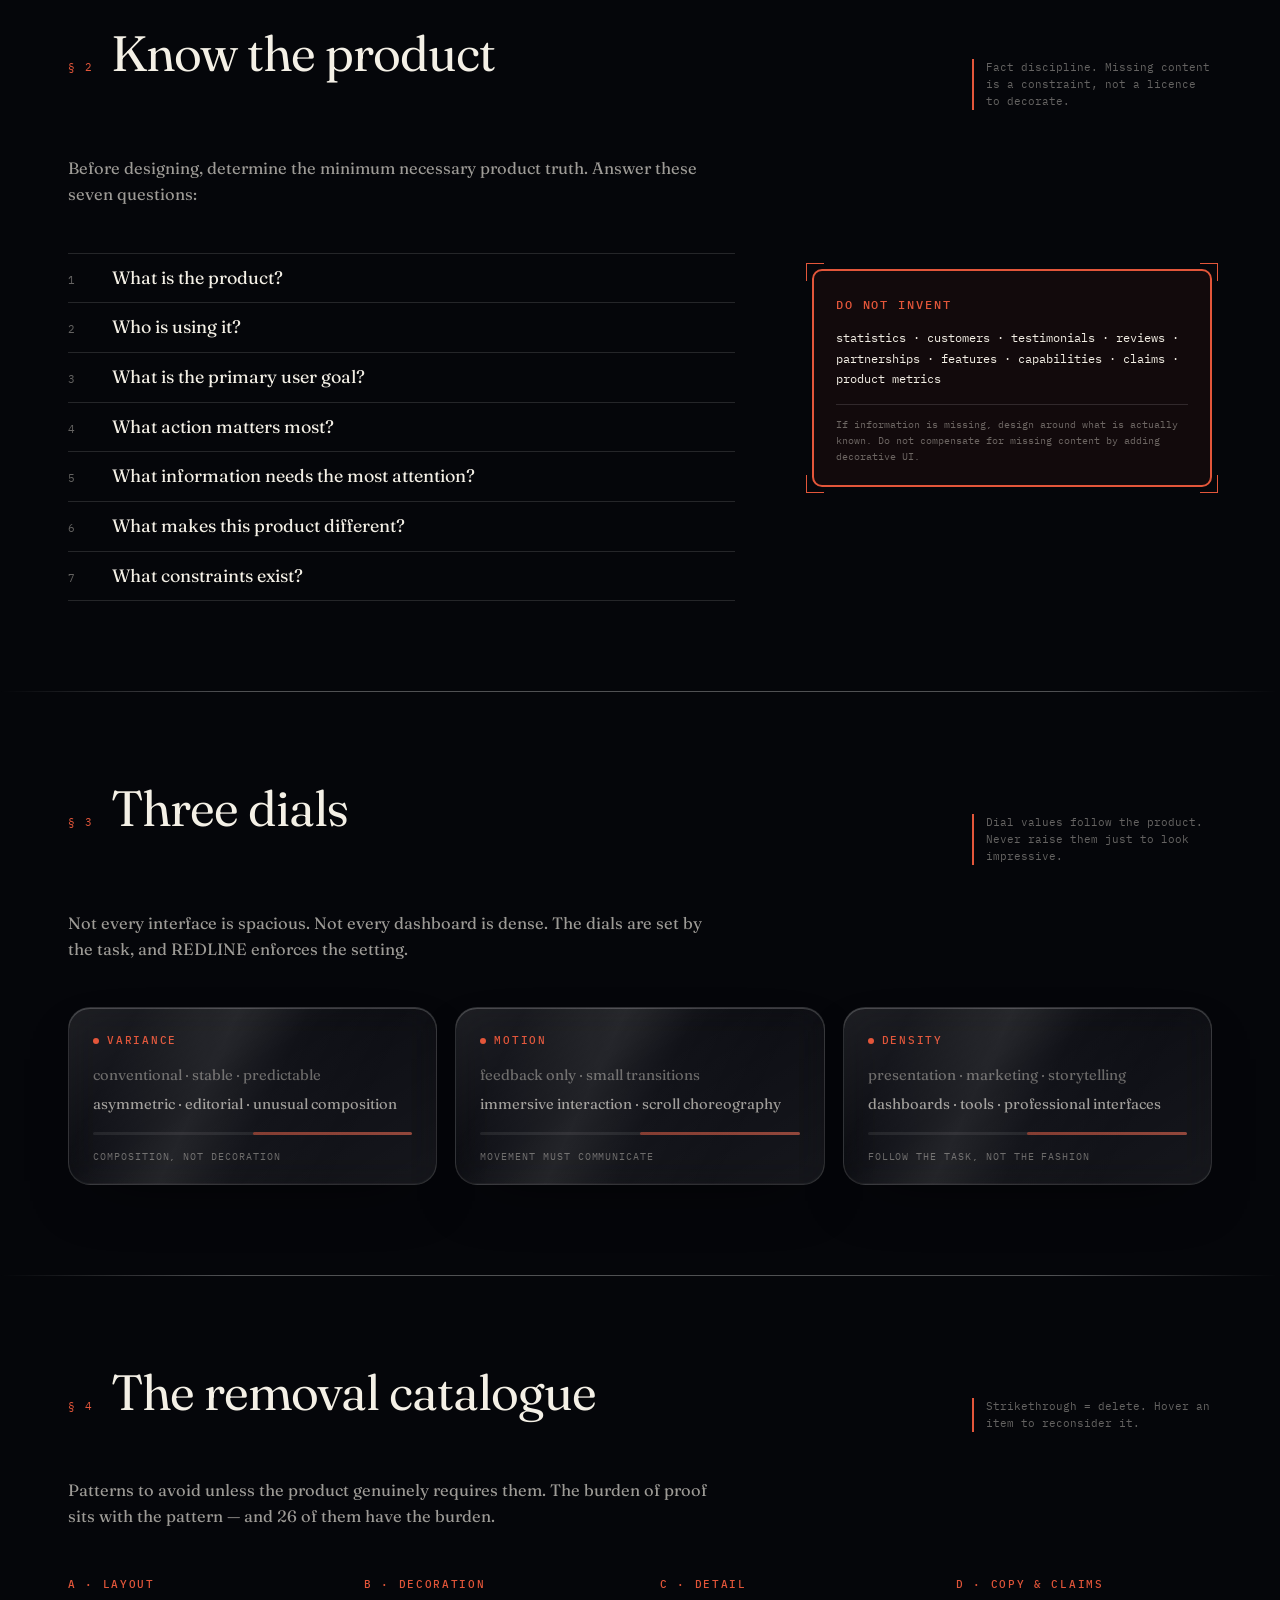
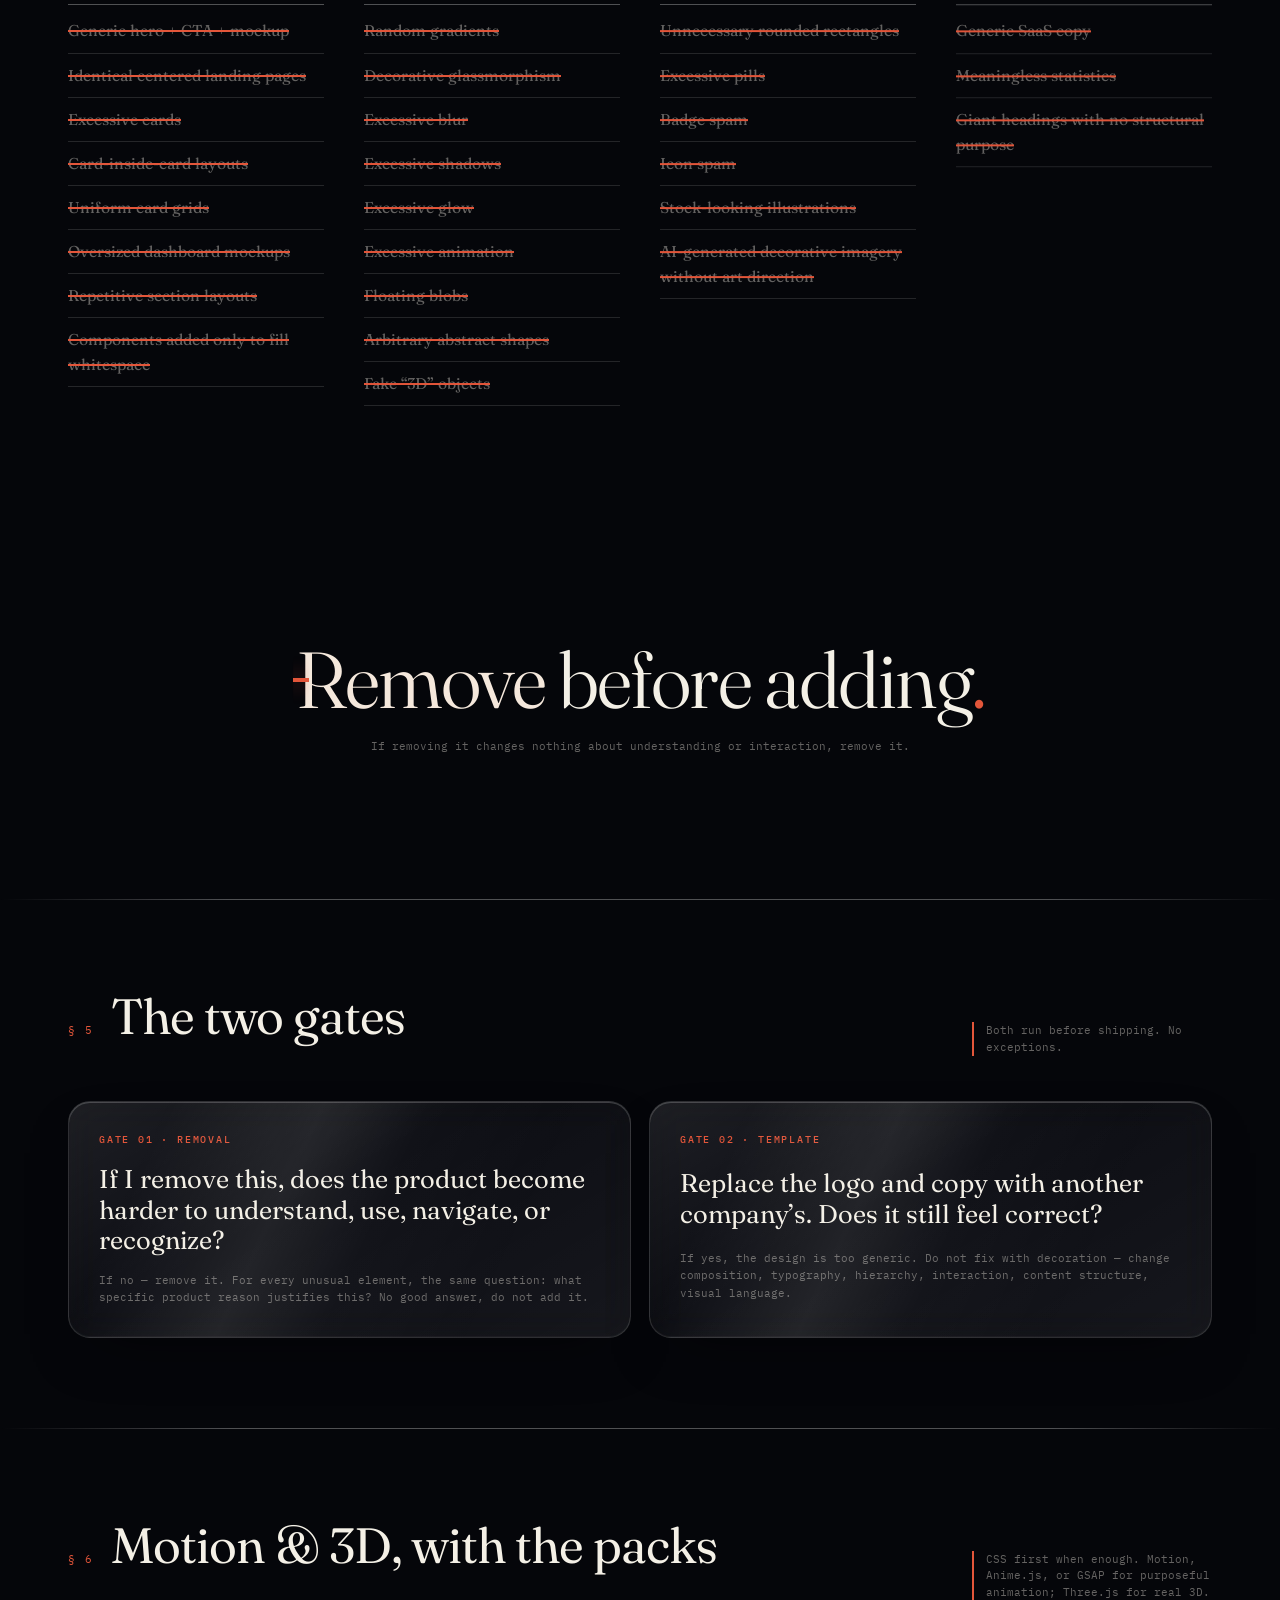
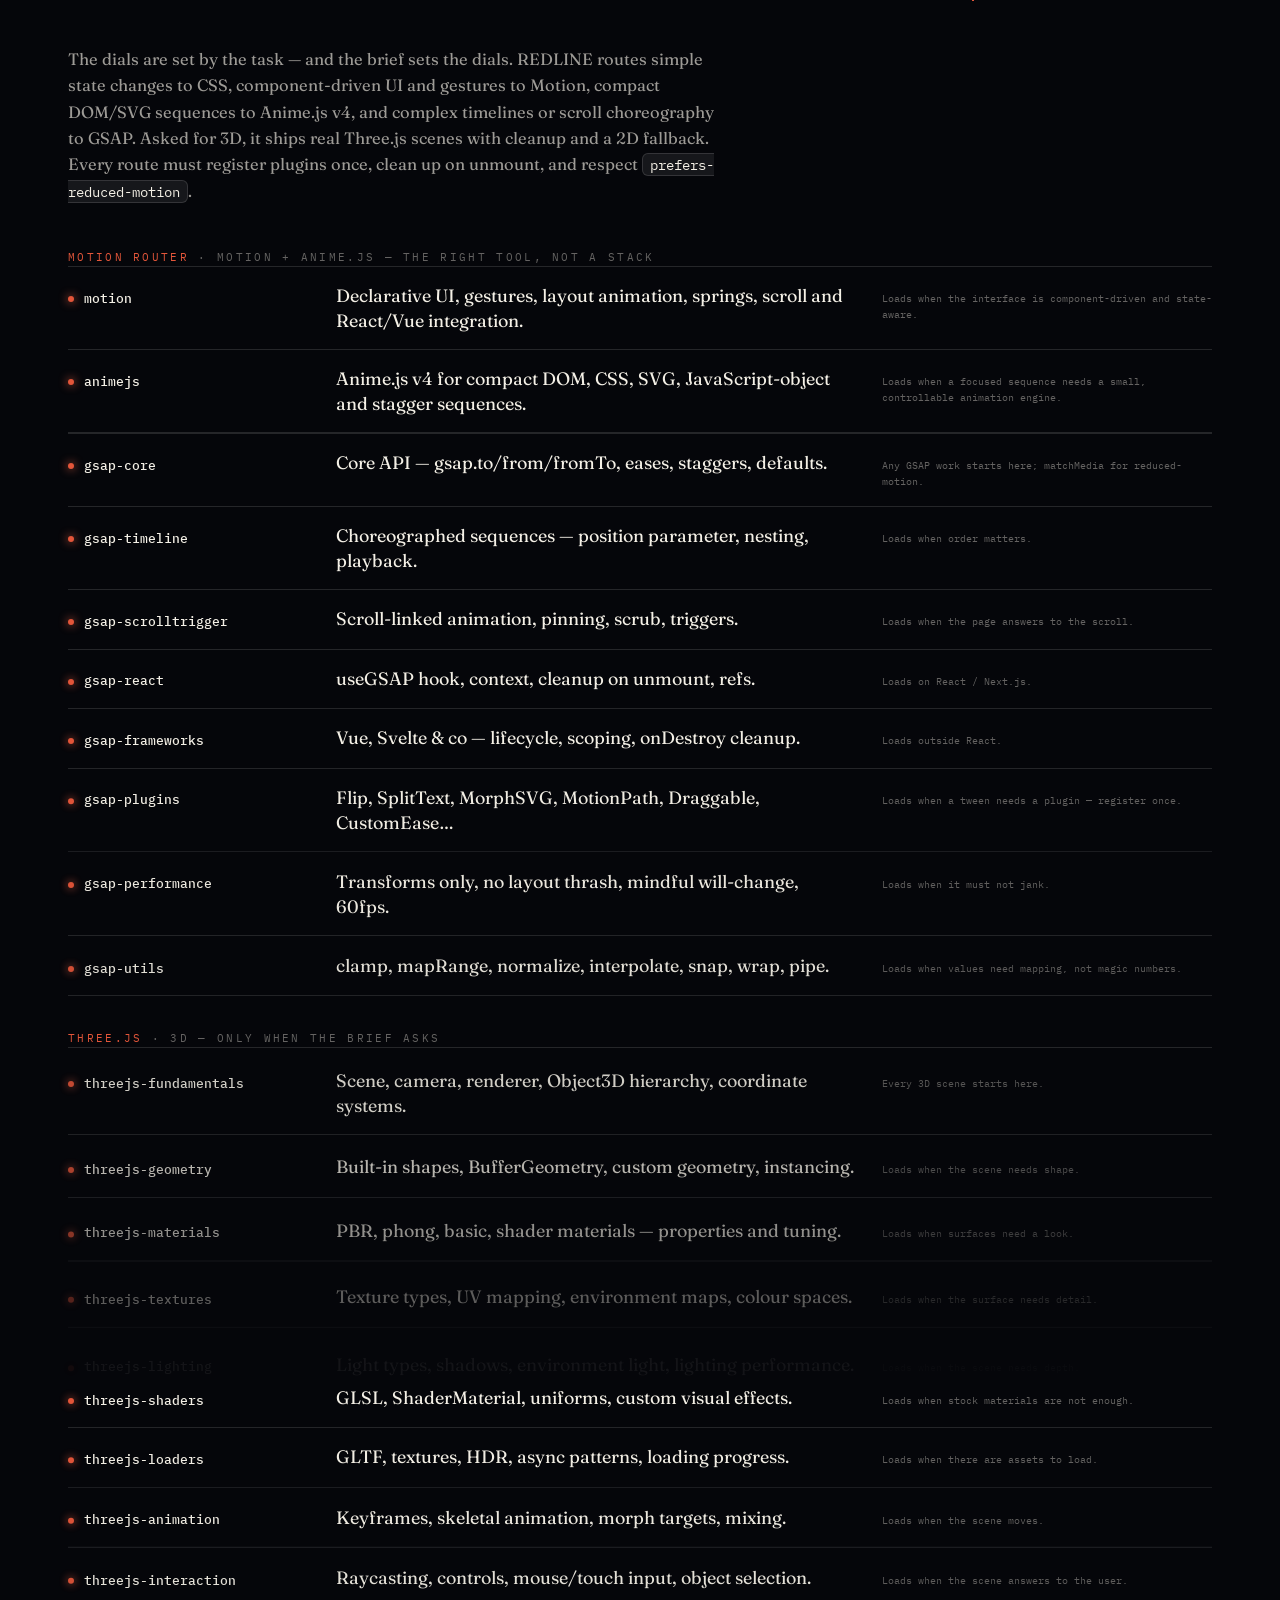
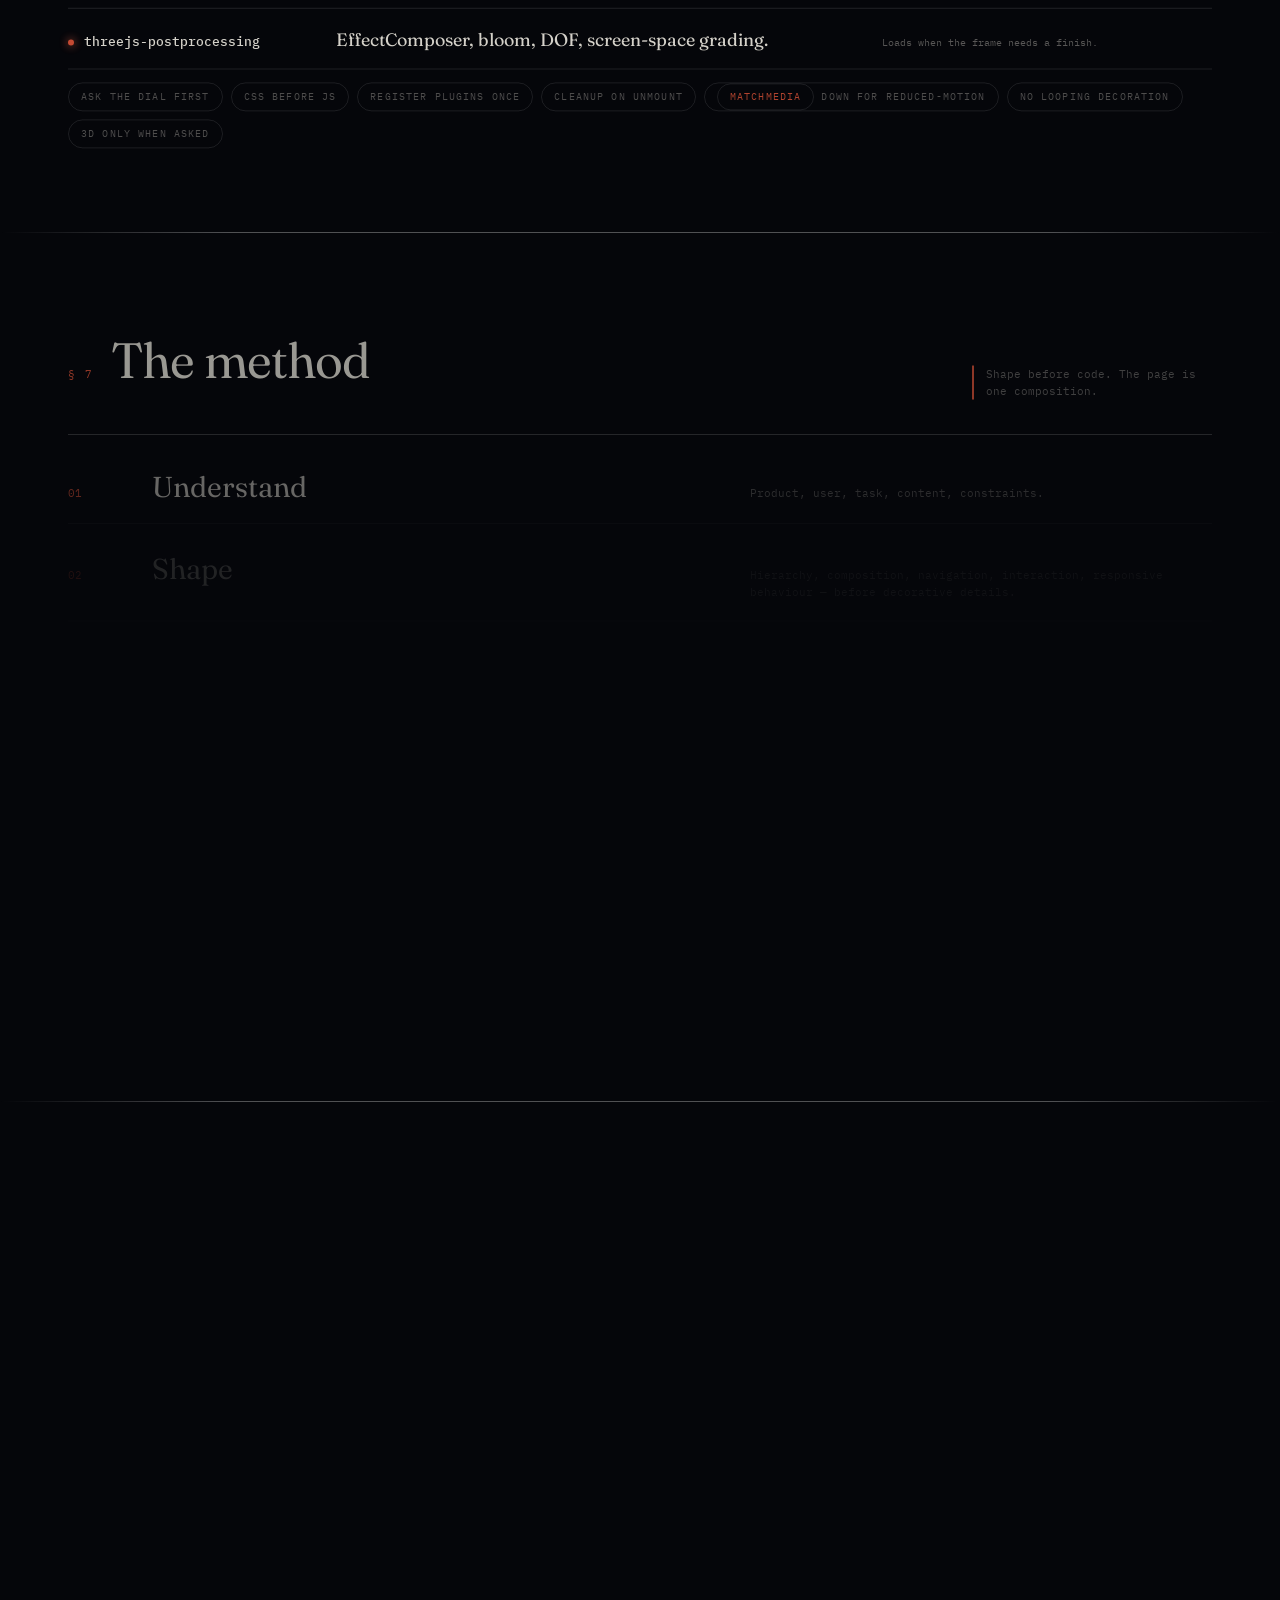
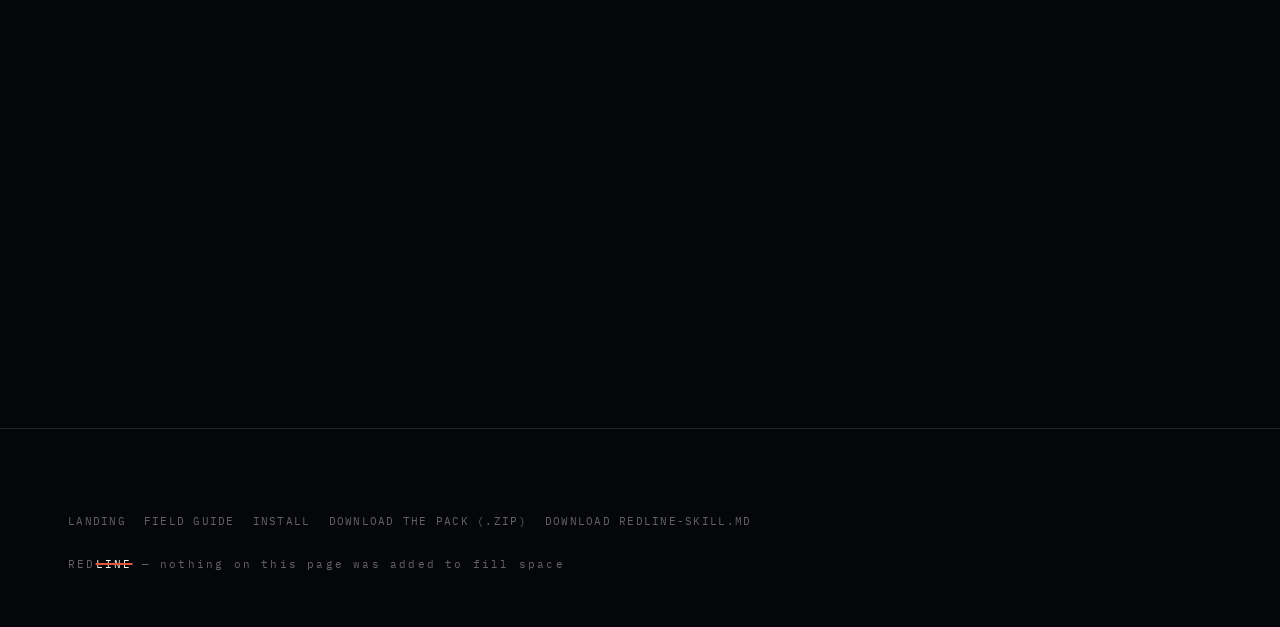
<file: guide.html>
<!doctype html>
<html lang="en">
<head>
<meta charset="utf-8">
<meta name="viewport" content="width=device-width, initial-scale=1">
<meta name="color-scheme" content="dark">
<meta name="robots" content="index, follow, max-image-preview:large">
<meta name="theme-color" content="#05060A">
<meta name="author" content="KL Com">
<title>The Field Guide — REDLINE</title>
<meta name="description" content="The complete REDLINE field guide: the standard, product truth, the three dials, the removal catalogue, the gates, and the seven-phase method.">
<link rel="canonical" href="https://klcombr.github.io/redline/guide.html">
<meta property="og:type" content="article">
<meta property="og:site_name" content="REDLINE — design discipline skill">
<meta property="og:locale" content="en_US">
<meta property="og:locale:alternate" content="pt_BR">
<meta property="og:url" content="https://klcombr.github.io/redline/guide.html">
<meta property="og:title" content="The Field Guide — REDLINE">
<meta property="og:description" content="The complete REDLINE field guide: the standard, product truth, the three dials, the removal catalogue, the gates, and the seven-phase method.">
<meta property="og:image" content="https://klcombr.github.io/redline/og-image.png">
<meta property="og:image:width" content="1200">
<meta property="og:image:height" content="630">
<meta property="og:image:alt" content="REDLINE — the design discipline field guide.">
<meta name="twitter:card" content="summary_large_image">
<meta name="twitter:title" content="The Field Guide — REDLINE">
<meta name="twitter:description" content="The complete REDLINE field guide: the standard, product truth, the three dials, the removal catalogue, the gates, and the seven-phase method.">
<meta name="twitter:image" content="https://klcombr.github.io/redline/og-image.png">
<link rel="preconnect" href="https://fonts.googleapis.com">
<link rel="preconnect" href="https://fonts.gstatic.com" crossorigin>
<link href="https://fonts.googleapis.com/css2?family=Fraunces:ital,opsz,wght@0,9..144,300..700;1,9..144,300..700&family=IBM+Plex+Mono:ital,wght@0,400;0,500;1,400&display=swap" rel="stylesheet">
<link rel="icon" href="data:image/svg+xml,%3Csvg xmlns='http://www.w3.org/2000/svg' viewBox='0 0 32 32'%3E%3Crect width='32' height='32' rx='7' fill='%2305060A'/%3E%3Crect x='4' y='15' width='24' height='2' rx='1' fill='%23E3563A'/%3E%3C/svg%3E">
<link rel="apple-touch-icon" href="apple-touch-icon.png">
<link rel="stylesheet" href="styles.css">
<script type="application/ld+json">
{
  "@context": "https://schema.org",
  "@graph": [
    {
      "@type": "WebSite",
      "@id": "https://klcombr.github.io/redline/#website",
      "url": "https://klcombr.github.io/redline/",
      "name": "REDLINE — design discipline skill",
      "alternateName": "REDLINE",
      "description": "REDLINE is a design discipline skill — one SKILL.md file that keeps AI-generated interfaces intentional, coherent, and human.",
      "inLanguage": ["en", "pt-BR"],
      "publisher": {
        "@type": "Organization",
        "@id": "https://github.com/klcombr#organization",
        "name": "KL Com",
        "url": "https://github.com/klcombr"
      }
    },
    {
      "@type": "WebPage",
      "@id": "https://klcombr.github.io/redline/guide.html#webpage",
      "url": "https://klcombr.github.io/redline/guide.html",
      "name": "The Field Guide — REDLINE",
      "description": "The complete REDLINE field guide: the standard, product truth, the three dials, the removal catalogue, the gates, and the seven-phase method.",
      "inLanguage": ["en", "pt-BR"],
      "isPartOf": { "@id": "https://klcombr.github.io/redline/#website" }
    },
    {
      "@type": "BreadcrumbList",
      "@id": "https://klcombr.github.io/redline/guide.html#breadcrumbs",
      "itemListElement": [
        { "@type": "ListItem", "position": 1, "name": "REDLINE", "item": "https://klcombr.github.io/redline/" },
        { "@type": "ListItem", "position": 2, "name": "The Field Guide", "item": "https://klcombr.github.io/redline/guide.html" }
      ]
    }
  ]
}
</script>
</head>
<body>

<div class="aura" aria-hidden="true"><span class="aura__core"></span></div>

<div class="pagefx" aria-hidden="true"><span class="pagefx__word">REDLINE</span></div>

<a class="skip" href="#main">Skip to content</a>

<div class="progress" aria-hidden="true"><span class="progress__bar" id="progressBar"></span></div>

<header class="topbar">
  <a class="logo" href="index.html" aria-label="REDLINE — home" data-i18n-attr="aria-label">
    RED<span class="logo__red">LINE</span>
    <span class="logo__tag">DESIGN DISCIPLINE</span>
  </a>
  <nav class="topnav" aria-label="Sections" data-i18n-attr="aria-label">
    <a href="index.html">Landing</a>
    <a href="#standard" class="is-active"><span class="n">01</span>Standard</a>
    <a href="#product"><span class="n">02</span>Product</a>
    <a href="#dials"><span class="n">03</span>Dials</a>
    <a href="#catalogue"><span class="n">04</span>Catalogue</a>
    <a href="#tests"><span class="n">05</span>Tests</a>
    <a href="#motion"><span class="n">06</span>Motion</a>
    <a href="#method"><span class="n">07</span>Method</a>
    <a href="#rules"><span class="n">08</span>Rules</a>
    <a class="btn btn--primary" href="install.html">Install <span class="arrow">→</span></a>
  </nav>
  <button class="langbtn" id="langBtn" type="button" aria-label="Mudar para português">
    <span class="langbtn__flag langbtn__flag--us" aria-hidden="true"><svg viewBox="0 0 21 14" xmlns="http://www.w3.org/2000/svg"><rect width="21" height="14" fill="#B22234"/><rect y="2" width="21" height="1" fill="#FFF"/><rect y="4" width="21" height="1" fill="#FFF"/><rect y="6" width="21" height="1" fill="#FFF"/><rect y="8" width="21" height="1" fill="#FFF"/><rect y="10" width="21" height="1" fill="#FFF"/><rect y="12" width="21" height="1" fill="#FFF"/><rect width="8.4" height="7.5" fill="#3C3B6E"/><circle cx="1.2" cy="1.6" r="0.4" fill="#FFF"/><circle cx="3.6" cy="1.6" r="0.4" fill="#FFF"/><circle cx="6" cy="1.6" r="0.4" fill="#FFF"/><circle cx="1.2" cy="4.4" r="0.4" fill="#FFF"/><circle cx="3.6" cy="4.4" r="0.4" fill="#FFF"/><circle cx="6" cy="4.4" r="0.4" fill="#FFF"/></svg></span>
    <span class="langbtn__flag langbtn__flag--br" aria-hidden="true"><svg viewBox="0 0 21 14" xmlns="http://www.w3.org/2000/svg"><rect width="21" height="14" fill="#009C3B"/><path d="M10.5 1.75 19.25 7 10.5 12.25 1.75 7Z" fill="#FFDF00"/><circle cx="10.5" cy="7" r="3.6" fill="#002776"/><path d="M6.3 9.7 14.7 5.3 15.6 6.6 7.2 11Z" fill="#FFF"/></svg></span>
    <span class="langbtn__code" data-langcode>EN</span>
  </button>
</header>

<main id="main">

  <!-- ══════════ MASTHEAD ══════════ -->
  <header class="masthead">
    <div class="wrap masthead__grid">
      <div>
        <p class="eyebrow"><span class="red">FIELD GUIDE № 01</span> · v2.0 · WORKING DRAFT</p>
        <h1>The full discipline,<br>on one page<span class="period">.</span></h1>
        <p class="sub">Every rule below obeys the discipline. Nothing on this page was added to fill space.</p>
        <div class="guidemeta" style="margin-top:26px">
          <span>13 rules</span><span>26 anti-patterns</span><span>7 steps</span><span>2 gates</span><span>Motion · Anime · GSAP 8 · Three 10</span><span>0 invented facts</span>
        </div>
      </div>
      <div class="glass masthead__meta">
        <div><span class="k">Edition</span><span class="v">Field guide № 01</span></div>
        <div><span class="k">Subject</span><span class="v">Web interface design</span></div>
        <div><span class="k">Status</span><span class="v">Working draft</span></div>
        <div><span class="k">Content</span><span class="v">The skill text itself</span></div>
      </div>
    </div>
  </header>

  <hr class="band">

  <!-- ══════════ §1 STANDARD ══════════ -->
  <section class="sec" id="standard" data-spy>
    <div class="wrap">
      <div class="sec__head">
        <span class="sec__no">§ 1</span>
        <h2 class="sec__title">The standard</h2>
        <p class="sec__note">The core principle. Everything below follows from this.</p>
      </div>
      <p class="sec__lead">Design from the product, the task, the content, the brand, the environment, the interaction — not from a collection of fashionable UI patterns.</p>
      <div class="principles">
        <div class="principles__row">
          <span class="principles__no">1</span>
          <span class="principles__term" data-i18n="t.var">Specific <span class="cmp">&gt;</span> trendy</span>
          <span class="principles__why">Design from the product, the task, the content — not from a collection of fashionable patterns.</span>
        </div>
        <div class="principles__row">
          <span class="principles__no">2</span>
          <span class="principles__term" data-i18n="t.pur">Purpose <span class="cmp">&gt;</span> decoration</span>
          <span class="principles__why">Every significant visual decision must have a reason. No job, no place.</span>
        </div>
        <div class="principles__row">
          <span class="principles__no">3</span>
          <span class="principles__term" data-i18n="t.cla">Clarity <span class="cmp">&gt;</span> complexity</span>
          <span class="principles__why">What should the user notice first, second, third? Design around that order.</span>
        </div>
        <div class="principles__row">
          <span class="principles__no">4</span>
          <span class="principles__term" data-i18n="t.ide">Identity <span class="cmp">&gt;</span> template</span>
          <span class="principles__why">Still correct with another company&rsquo;s logo and copy? Then it is too generic.</span>
        </div>
        <div class="principles__row">
          <span class="principles__no">5</span>
          <span class="principles__term" data-i18n="t.hie">Hierarchy <span class="cmp">&gt;</span> ornament</span>
          <span class="principles__why">Primary attention, secondary information, supporting detail. If everything is emphasized, nothing is.</span>
        </div>
      </div>
    </div>
  </section>

  <hr class="band">

  <!-- ══════════ §2 PRODUCT ══════════ -->
  <section class="sec" id="product" data-spy>
    <div class="wrap">
      <div class="sec__head">
        <span class="sec__no">§ 2</span>
        <h2 class="sec__title">Know the product</h2>
        <p class="sec__note">Fact discipline. Missing content is a constraint, not a licence to decorate.</p>
      </div>
      <div class="hero__grid">
        <div>
          <p class="sec__lead">Before designing, determine the minimum necessary product truth. Answer these seven questions:</p>
          <div class="questions">
            <div class="questions__row" style="display:grid;grid-template-columns:44px 1fr;align-items:baseline;padding-block:10px;border-bottom:1px solid var(--stroke)">
              <span class="q-no">1</span><span class="q-text">What is the product?</span>
            </div>
            <div class="questions__row" style="display:grid;grid-template-columns:44px 1fr;align-items:baseline;padding-block:10px;border-bottom:1px solid var(--stroke)">
              <span class="q-no">2</span><span class="q-text">Who is using it?</span>
            </div>
            <div class="questions__row" style="display:grid;grid-template-columns:44px 1fr;align-items:baseline;padding-block:10px;border-bottom:1px solid var(--stroke)">
              <span class="q-no">3</span><span class="q-text">What is the primary user goal?</span>
            </div>
            <div class="questions__row" style="display:grid;grid-template-columns:44px 1fr;align-items:baseline;padding-block:10px;border-bottom:1px solid var(--stroke)">
              <span class="q-no">4</span><span class="q-text">What action matters most?</span>
            </div>
            <div class="questions__row" style="display:grid;grid-template-columns:44px 1fr;align-items:baseline;padding-block:10px;border-bottom:1px solid var(--stroke)">
              <span class="q-no">5</span><span class="q-text">What information needs the most attention?</span>
            </div>
            <div class="questions__row" style="display:grid;grid-template-columns:44px 1fr;align-items:baseline;padding-block:10px;border-bottom:1px solid var(--stroke)">
              <span class="q-no">6</span><span class="q-text">What makes this product different?</span>
            </div>
            <div class="questions__row" style="display:grid;grid-template-columns:44px 1fr;align-items:baseline;padding-block:10px;border-bottom:1px solid var(--stroke)">
              <span class="q-no">7</span><span class="q-text">What constraints exist?</span>
            </div>
          </div>
        </div>
        <div>
          <div class="stamp" role="note" aria-label="Do not invent" data-i18n-attr="aria-label">
            <p class="stamp__title">Do not invent</p>
            <p class="stamp__list">statistics · customers · testimonials · reviews · partnerships · features · capabilities · claims · product metrics</p>
            <p class="stamp__foot">If information is missing, design around what is actually known. Do not compensate for missing content by adding decorative UI.</p>
          </div>
        </div>
      </div>
    </div>
  </section>

  <hr class="band">

  <!-- ══════════ §3 DIALS ══════════ -->
  <section class="sec" id="dials" data-spy>
    <div class="wrap">
      <div class="sec__head">
        <span class="sec__no">§ 3</span>
        <h2 class="sec__title">Three dials</h2>
        <p class="sec__note">Dial values follow the product. Never raise them just to look impressive.</p>
      </div>
      <p class="sec__lead">Not every interface is spacious. Not every dashboard is dense. The dials are set by the task, and REDLINE enforces the setting.</p>
      <div class="dials">
        <article class="glass dial">
          <h3 class="dial__name">Variance</h3>
          <div class="dial__scale">
            <span class="low">conventional · stable · predictable</span>
            <span>asymmetric · editorial · unusual composition</span>
          </div>
          <div class="dial__ruler" aria-hidden="true"></div>
          <p class="dial__guide">Composition, not decoration</p>
        </article>
        <article class="glass dial">
          <h3 class="dial__name">Motion</h3>
          <div class="dial__scale">
            <span class="low">feedback only · small transitions</span>
            <span>immersive interaction · scroll choreography</span>
          </div>
          <div class="dial__ruler" aria-hidden="true"></div>
          <p class="dial__guide">Movement must communicate</p>
        </article>
        <article class="glass dial">
          <h3 class="dial__name">Density</h3>
          <div class="dial__scale">
            <span class="low">presentation · marketing · storytelling</span>
            <span>dashboards · tools · professional interfaces</span>
          </div>
          <div class="dial__ruler" aria-hidden="true"></div>
          <p class="dial__guide">Follow the task, not the fashion</p>
        </article>
      </div>
    </div>
  </section>

  <hr class="band">

  <!-- ══════════ §4 CATALOGUE ══════════ -->
  <section class="sec" id="catalogue" data-spy>
    <div class="wrap">
      <div class="sec__head">
        <span class="sec__no">§ 4</span>
        <h2 class="sec__title">The removal catalogue</h2>
        <p class="sec__note">Strikethrough = delete. Hover an item to reconsider it.</p>
      </div>
      <p class="sec__lead">Patterns to avoid unless the product genuinely requires them. The burden of proof sits with the pattern — and 26 of them have the burden.</p>
      <div class="catalogue-grid">
        <div>
          <h3>A · Layout</h3>
          <ul class="slop">
            <li>Generic hero + CTA + mockup</li>
            <li>Identical centered landing pages</li>
            <li>Excessive cards</li>
            <li>Card-inside-card layouts</li>
            <li>Uniform card grids</li>
            <li>Oversized dashboard mockups</li>
            <li>Repetitive section layouts</li>
            <li>Components added only to fill whitespace</li>
          </ul>
        </div>
        <div>
          <h3>B · Decoration</h3>
          <ul class="slop">
            <li>Random gradients</li>
            <li>Decorative glassmorphism</li>
            <li>Excessive blur</li>
            <li>Excessive shadows</li>
            <li>Excessive glow</li>
            <li>Excessive animation</li>
            <li>Floating blobs</li>
            <li>Arbitrary abstract shapes</li>
            <li>Fake &ldquo;3D&rdquo; objects</li>
          </ul>
        </div>
        <div>
          <h3>C · Detail</h3>
          <ul class="slop">
            <li>Unnecessary rounded rectangles</li>
            <li>Excessive pills</li>
            <li>Badge spam</li>
            <li>Icon spam</li>
            <li>Stock-looking illustrations</li>
            <li>AI-generated decorative imagery without art direction</li>
          </ul>
        </div>
        <div>
          <h3>D · Copy &amp; claims</h3>
          <ul class="slop">
            <li>Generic SaaS copy</li>
            <li>Meaningless statistics</li>
            <li>Giant headings with no structural purpose</li>
          </ul>
        </div>
      </div>
    </div>
  </section>

  <!-- ══════════ STATEMENT ══════════ -->
  <section class="statement">
    <div class="wrap">
      <h2 class="statement__line"><span class="s-word">Remove</span> <span class="s-word">before</span> <span class="s-word">adding</span><span class="period">.</span></h2>
      <p class="statement__sub">If removing it changes nothing about understanding or interaction, remove it.</p>
    </div>
  </section>

  <hr class="band">

  <!-- ══════════ §5 TESTS ══════════ -->
  <section class="sec" id="tests" data-spy>
    <div class="wrap">
      <div class="sec__head">
        <span class="sec__no">§ 5</span>
        <h2 class="sec__title">The two gates</h2>
        <p class="sec__note">Both run before shipping. No exceptions.</p>
      </div>
      <div class="tests">
        <article class="glass test">
          <p class="test__label">Gate 01 · Removal</p>
          <h3 class="test__name">If I remove this, does the product become harder to understand, use, navigate, or recognize?</h3>
          <p class="test__ans">If no — remove it. For every unusual element, the same question: what specific product reason justifies this? No good answer, do not add it.</p>
        </article>
        <article class="glass test">
          <p class="test__label">Gate 02 · Template</p>
          <h3 class="test__name">Replace the logo and copy with another company&rsquo;s. Does it still feel correct?</h3>
          <p class="test__ans">If yes, the design is too generic. Do not fix with decoration — change composition, typography, hierarchy, interaction, content structure, visual language.</p>
        </article>
      </div>
    </div>
  </section>

  <hr class="band">

  <!-- ══════════ §6 MOTION + GSAP PACK ══════════ -->
  <section class="sec" id="motion" data-spy>
    <div class="wrap">
      <div class="sec__head">
        <span class="sec__no">§ 6</span>
        <h2 class="sec__title">Motion &amp; 3D, with the packs</h2>
        <p class="sec__note">CSS first when enough. Motion, Anime.js, or GSAP for purposeful animation; Three.js for real 3D.</p>
      </div>
      <p class="sec__lead" data-i18n="g6.lead">The dials are set by the task — and the brief sets the dials. REDLINE routes simple state changes to CSS, component-driven UI and gestures to Motion, compact DOM/SVG sequences to Anime.js v4, and complex timelines or scroll choreography to GSAP. Asked for 3D, it ships real Three.js scenes with cleanup and a 2D fallback. Every route must register plugins once, clean up on unmount, and respect <code class="inline-code">prefers-reduced-motion</code>.</p>
      <p class="eyebrow packsub"><span class="red">MOTION ROUTER</span> · MOTION + ANIME.JS — THE RIGHT TOOL, NOT A STACK</p>
      <div class="gskills">
        <div class="gskill">
          <span class="gskill__name">motion</span>
          <span class="gskill__do">Declarative UI, gestures, layout animation, springs, scroll and React/Vue integration.</span>
          <span class="gskill__when">Loads when the interface is component-driven and state-aware.</span>
        </div>
        <div class="gskill">
          <span class="gskill__name">animejs</span>
          <span class="gskill__do">Anime.js v4 for compact DOM, CSS, SVG, JavaScript-object and stagger sequences.</span>
          <span class="gskill__when">Loads when a focused sequence needs a small, controllable animation engine.</span>
        </div>
      </div>
      <div class="gskills">
        <div class="gskill">
          <span class="gskill__name">gsap-core</span>
          <span class="gskill__do">Core API — gsap.to/from/fromTo, eases, staggers, defaults.</span>
          <span class="gskill__when">Any GSAP work starts here; matchMedia for reduced-motion.</span>
        </div>
        <div class="gskill">
          <span class="gskill__name">gsap-timeline</span>
          <span class="gskill__do">Choreographed sequences — position parameter, nesting, playback.</span>
          <span class="gskill__when">Loads when order matters.</span>
        </div>
        <div class="gskill">
          <span class="gskill__name">gsap-scrolltrigger</span>
          <span class="gskill__do">Scroll-linked animation, pinning, scrub, triggers.</span>
          <span class="gskill__when">Loads when the page answers to the scroll.</span>
        </div>
        <div class="gskill">
          <span class="gskill__name">gsap-react</span>
          <span class="gskill__do">useGSAP hook, context, cleanup on unmount, refs.</span>
          <span class="gskill__when">Loads on React / Next.js.</span>
        </div>
        <div class="gskill">
          <span class="gskill__name">gsap-frameworks</span>
          <span class="gskill__do">Vue, Svelte &amp; co — lifecycle, scoping, onDestroy cleanup.</span>
          <span class="gskill__when">Loads outside React.</span>
        </div>
        <div class="gskill">
          <span class="gskill__name">gsap-plugins</span>
          <span class="gskill__do">Flip, SplitText, MorphSVG, MotionPath, Draggable, CustomEase&hellip;</span>
          <span class="gskill__when">Loads when a tween needs a plugin — register once.</span>
        </div>
        <div class="gskill">
          <span class="gskill__name">gsap-performance</span>
          <span class="gskill__do">Transforms only, no layout thrash, mindful will-change, 60fps.</span>
          <span class="gskill__when">Loads when it must not jank.</span>
        </div>
        <div class="gskill">
          <span class="gskill__name">gsap-utils</span>
          <span class="gskill__do">clamp, mapRange, normalize, interpolate, snap, wrap, pipe.</span>
          <span class="gskill__when">Loads when values need mapping, not magic numbers.</span>
        </div>
      </div>
      <p class="eyebrow packsub"><span class="red">THREE.JS</span> · 3D — ONLY WHEN THE BRIEF ASKS</p>
      <div class="gskills">
        <div class="gskill">
          <span class="gskill__name">threejs-fundamentals</span>
          <span class="gskill__do">Scene, camera, renderer, Object3D hierarchy, coordinate systems.</span>
          <span class="gskill__when">Every 3D scene starts here.</span>
        </div>
        <div class="gskill">
          <span class="gskill__name">threejs-geometry</span>
          <span class="gskill__do">Built-in shapes, BufferGeometry, custom geometry, instancing.</span>
          <span class="gskill__when">Loads when the scene needs shape.</span>
        </div>
        <div class="gskill">
          <span class="gskill__name">threejs-materials</span>
          <span class="gskill__do">PBR, phong, basic, shader materials — properties and tuning.</span>
          <span class="gskill__when">Loads when surfaces need a look.</span>
        </div>
        <div class="gskill">
          <span class="gskill__name">threejs-textures</span>
          <span class="gskill__do">Texture types, UV mapping, environment maps, colour spaces.</span>
          <span class="gskill__when">Loads when the surface needs detail.</span>
        </div>
        <div class="gskill">
          <span class="gskill__name">threejs-lighting</span>
          <span class="gskill__do">Light types, shadows, environment light, lighting performance.</span>
          <span class="gskill__when">Loads when the scene needs depth.</span>
        </div>
        <div class="gskill">
          <span class="gskill__name">threejs-shaders</span>
          <span class="gskill__do">GLSL, ShaderMaterial, uniforms, custom visual effects.</span>
          <span class="gskill__when">Loads when stock materials are not enough.</span>
        </div>
        <div class="gskill">
          <span class="gskill__name">threejs-loaders</span>
          <span class="gskill__do">GLTF, textures, HDR, async patterns, loading progress.</span>
          <span class="gskill__when">Loads when there are assets to load.</span>
        </div>
        <div class="gskill">
          <span class="gskill__name">threejs-animation</span>
          <span class="gskill__do">Keyframes, skeletal animation, morph targets, mixing.</span>
          <span class="gskill__when">Loads when the scene moves.</span>
        </div>
        <div class="gskill">
          <span class="gskill__name">threejs-interaction</span>
          <span class="gskill__do">Raycasting, controls, mouse/touch input, object selection.</span>
          <span class="gskill__when">Loads when the scene answers to the user.</span>
        </div>
        <div class="gskill">
          <span class="gskill__name">threejs-postprocessing</span>
          <span class="gskill__do">EffectComposer, bloom, DOF, screen-space grading.</span>
          <span class="gskill__when">Loads when the frame needs a finish.</span>
        </div>
      </div>
      <div class="motionrule">
        <span>Ask the dial first</span>
        <span>CSS before JS</span>
        <span>Register plugins once</span>
        <span>Cleanup on unmount</span>
        <span><span class="red">matchMedia</span> down for reduced-motion</span>
        <span>No looping decoration</span>
        <span>3D only when asked</span>
      </div>
    </div>
  </section>

  <hr class="band">

  <!-- ══════════ §7 METHOD ══════════ -->
  <section class="sec" id="method" data-spy>
    <div class="wrap">
      <div class="sec__head">
        <span class="sec__no">§ 7</span>
        <h2 class="sec__title">The method</h2>
        <p class="sec__note">Shape before code. The page is one composition.</p>
      </div>
      <div class="phases">
        <div class="phases__row"><span class="phases__no">01</span><span class="phases__name">Understand</span><span class="phases__gloss">Product, user, task, content, constraints.</span></div>
        <div class="phases__row"><span class="phases__no">02</span><span class="phases__name">Shape</span><span class="phases__gloss">Hierarchy, composition, navigation, interaction, responsive behaviour — before decorative details.</span></div>
        <div class="phases__row"><span class="phases__no">03</span><span class="phases__name">Establish</span><span class="phases__gloss">Typography, colour, geometry, spacing, density, variance, motion.</span></div>
        <div class="phases__row"><span class="phases__no">04</span><span class="phases__name">Build</span><span class="phases__gloss">Semantic structure and reusable primitives.</span></div>
        <div class="phases__row"><span class="phases__no">05</span><span class="phases__name">Refine</span><span class="phases__gloss">Hierarchy, spacing, typography, alignment, states, motion, responsive behaviour.</span></div>
        <div class="phases__row"><span class="phases__no">06</span><span class="phases__name">Audit</span><span class="phases__gloss">Usability, accessibility, responsive behaviour, performance, consistency, content accuracy, visual hierarchy.</span></div>
        <div class="phases__row"><span class="phases__no">07</span><span class="phases__name">Distill</span><span class="phases__gloss">Remove anything that does not contribute. Do not add more because the page feels empty.</span></div>
      </div>
    </div>
  </section>

  <hr class="band">

  <!-- ══════════ §7 RULES ══════════ -->
  <section class="sec" id="rules" data-spy>
    <div class="wrap">
      <div class="sec__head">
        <span class="sec__no">§ 8</span>
        <h2 class="sec__title">The final rules</h2>
        <p class="sec__note">Adjectives are not goals. They arrive on their own — or not at all.</p>
      </div>
      <div class="rules">
        <div class="glass test">
          <p class="test__label">Optimize for</p>
          <ul class="glist">
            <li>Clarity</li>
            <li>Hierarchy</li>
            <li>Usability</li>
            <li>Identity</li>
            <li>Consistency</li>
            <li>Intentionality</li>
            <li>Product truth</li>
          </ul>
        </div>
        <div class="glass test">
          <p class="test__label">Never optimize for</p>
          <ul class="glist glist--strike">
            <li><s>Modern</s></li>
            <li><s>Beautiful</s></li>
            <li><s>Premium</s></li>
            <li><s>Futuristic</s></li>
            <li><s>Trendy</s></li>
            <li><s>Clean</s></li>
          </ul>
        </div>
      </div>
      <blockquote class="maxim">
        <p data-i18n="maxim">Specific <span class="cmp">&gt;</span> generic. &nbsp;Purpose <span class="cmp">&gt;</span> decoration. &nbsp;Hierarchy <span class="cmp">&gt;</span> spectacle. &nbsp;Product identity <span class="cmp">&gt;</span> template. &nbsp;Simple implementation <span class="cmp">&gt;</span> unnecessary complexity. &nbsp;Remove before adding.</p>
      </blockquote>
    </div>
  </section>

</main>

<footer class="colophon">
  <div class="wrap">
    <nav class="colophon__nav" aria-label="Footer" data-i18n-attr="aria-label">
      <a href="index.html">Landing</a>
      <a href="guide.html">Field guide</a>
      <a href="install.html">Install</a>
      <a href="redline-gsap.zip" download>Download the pack (.zip)</a>
      <a href="REDLINE-SKILL.md" download>Download REDLINE-SKILL.md</a>
    </nav>
    <p class="colophon__brand">RED<span class="redline">LINE</span> — nothing on this page was added to fill space</p>
  </div>
</footer>

<script src="vendor/gsap.min.js"></script>
<script src="vendor/ScrollTrigger.min.js"></script>
<script src="script.js"></script>
</body>
</html>
</file>
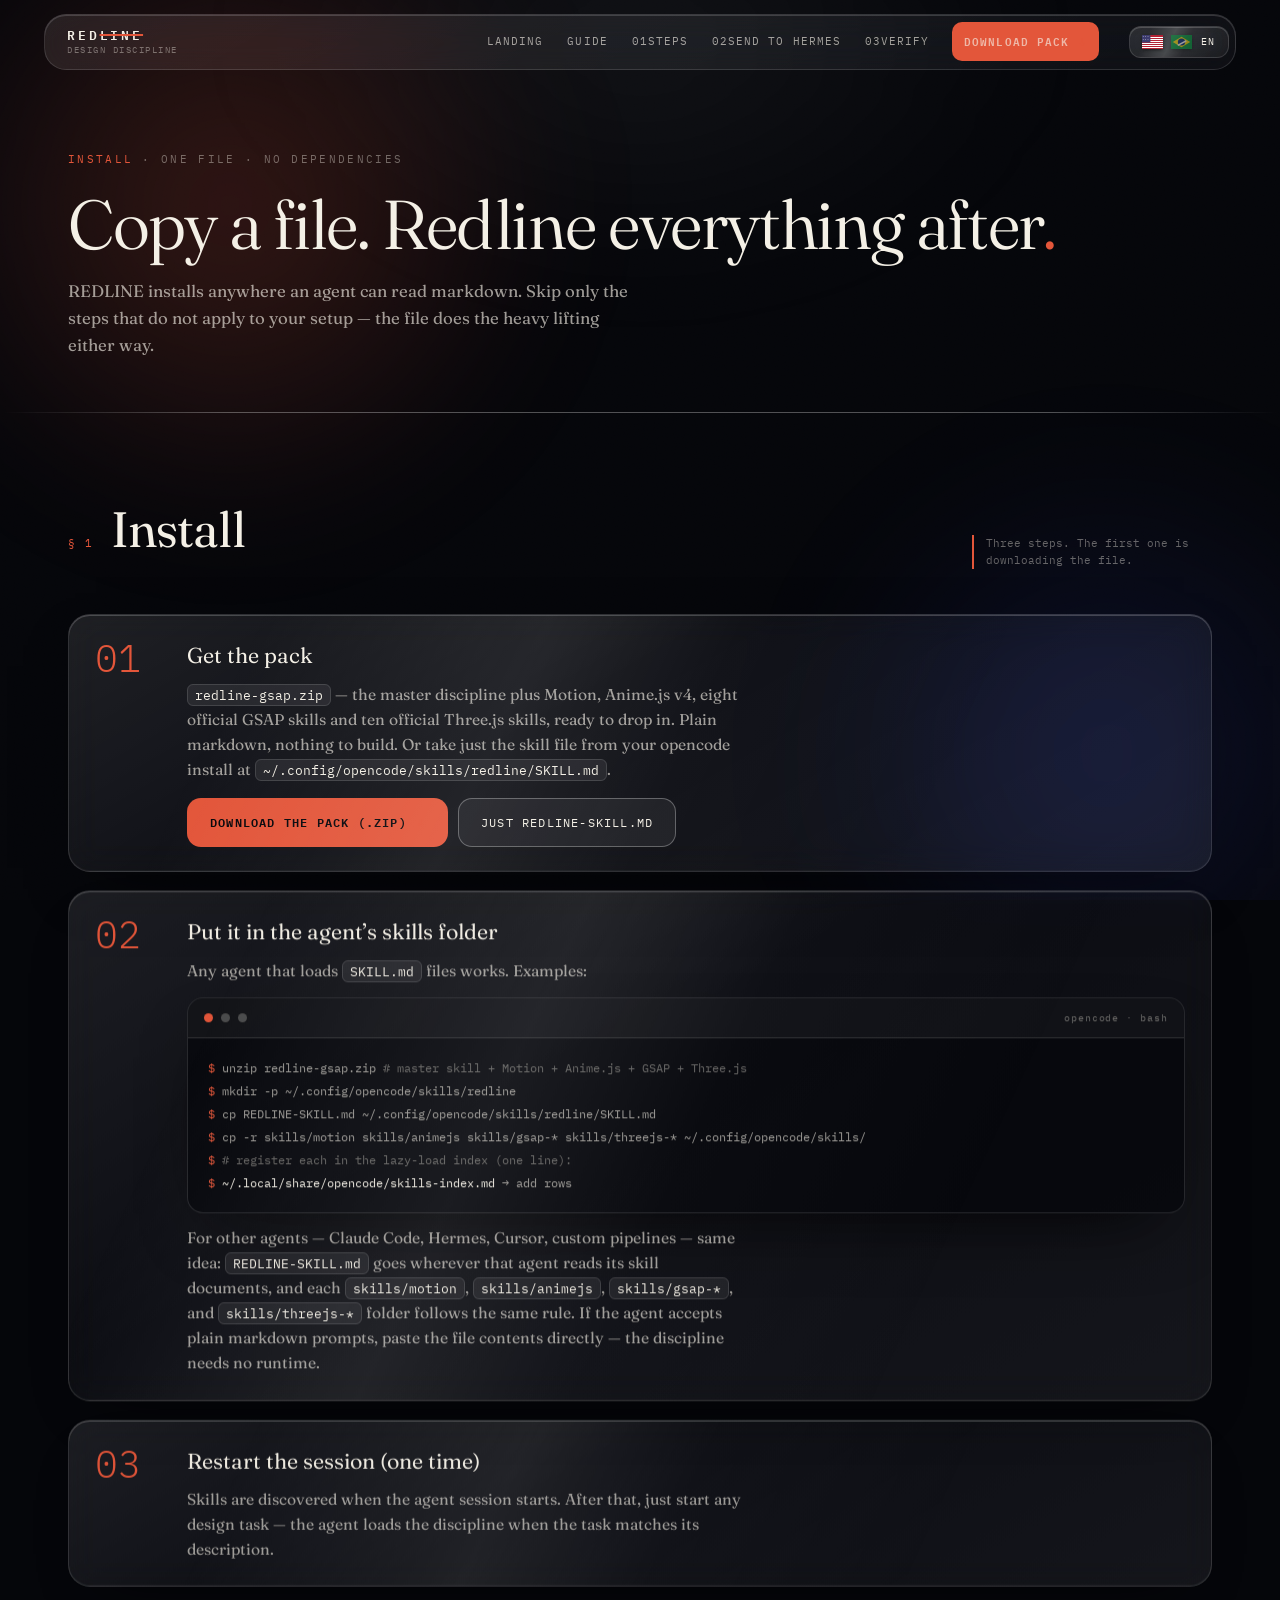
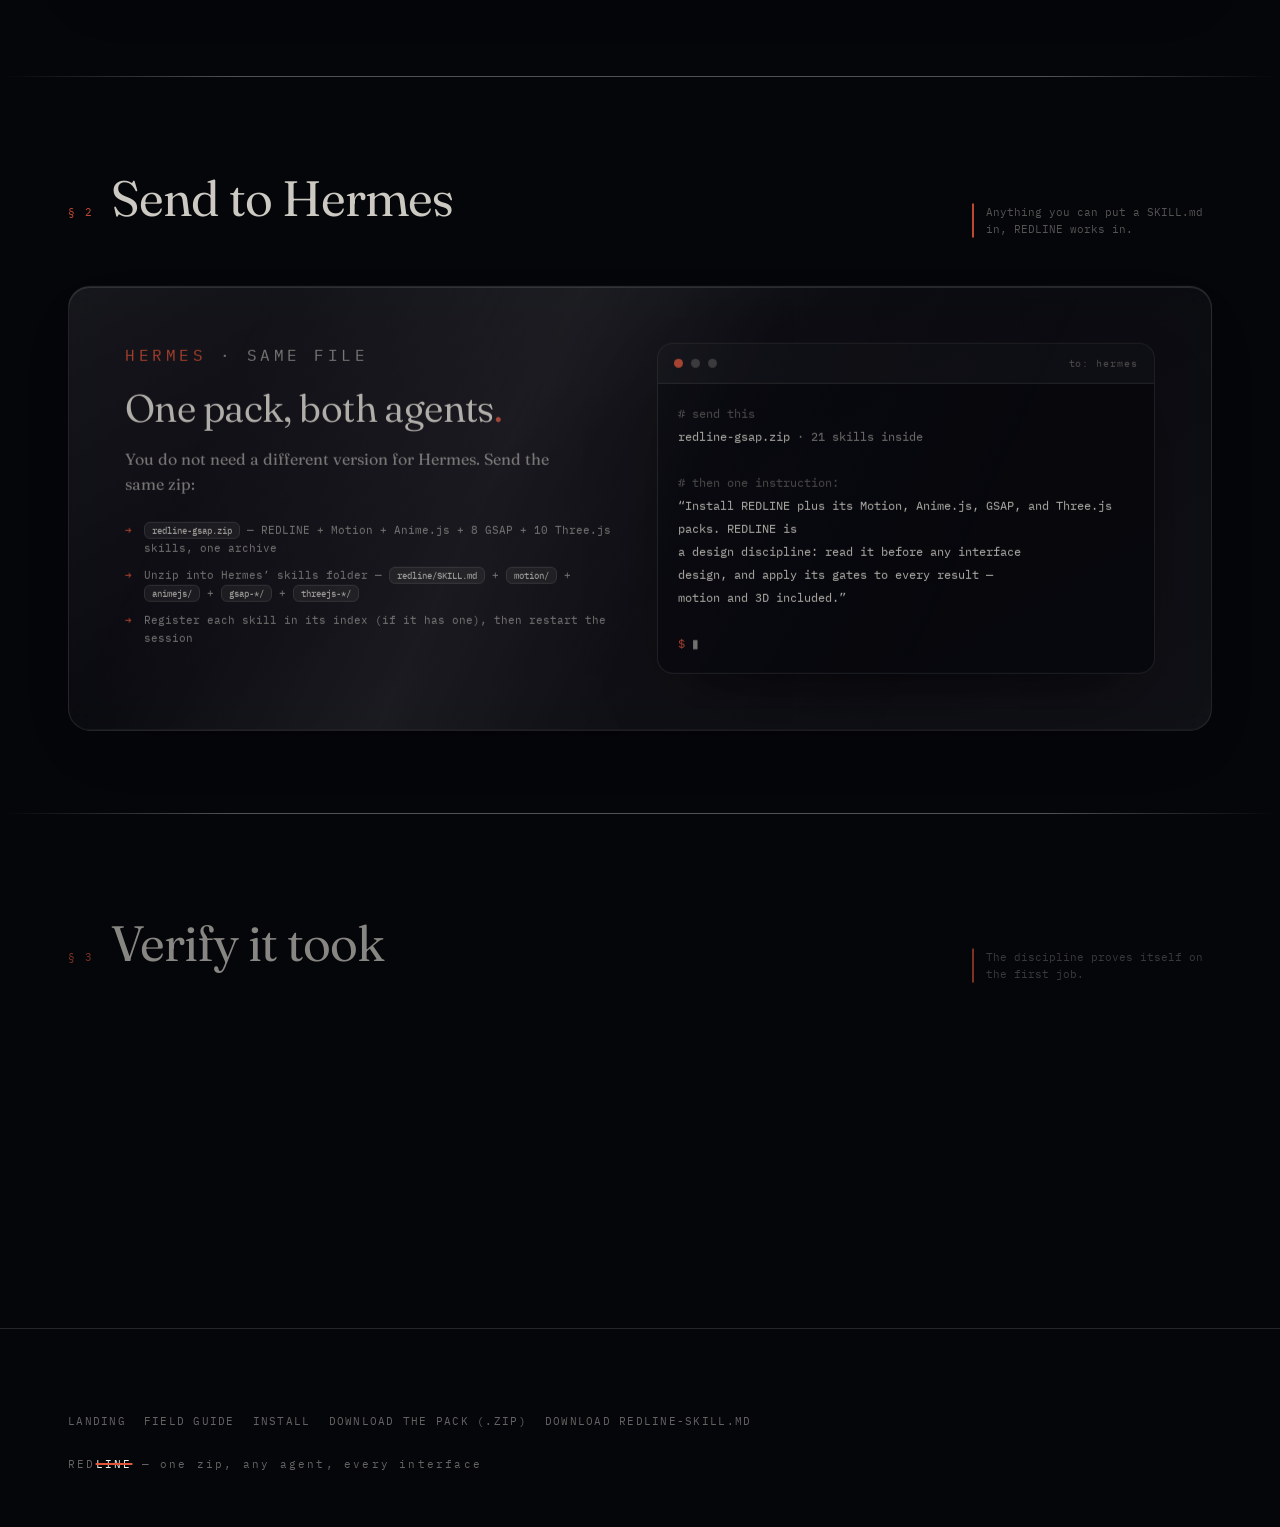
<file: install.html>
<!doctype html>
<html lang="en">
<head>
<meta charset="utf-8">
<meta name="viewport" content="width=device-width, initial-scale=1">
<meta name="color-scheme" content="dark">
<meta name="robots" content="index, follow, max-image-preview:large">
<meta name="theme-color" content="#05060A">
<meta name="author" content="KL Com">
<title>Install — REDLINE</title>
<meta name="description" content="Install the REDLINE design discipline skill into opencode, Claude, Hermes, or any agent that reads SKILL.md files.">
<link rel="canonical" href="https://klcombr.github.io/redline/install.html">
<meta property="og:type" content="website">
<meta property="og:site_name" content="REDLINE — design discipline skill">
<meta property="og:locale" content="en_US">
<meta property="og:locale:alternate" content="pt_BR">
<meta property="og:url" content="https://klcombr.github.io/redline/install.html">
<meta property="og:title" content="Install — REDLINE">
<meta property="og:description" content="Install the REDLINE design discipline skill into opencode, Claude, Hermes, or any agent that reads SKILL.md files.">
<meta property="og:image" content="https://klcombr.github.io/redline/og-image.png">
<meta property="og:image:width" content="1200">
<meta property="og:image:height" content="630">
<meta property="og:image:alt" content="REDLINE — install the design discipline skill.">
<meta name="twitter:card" content="summary_large_image">
<meta name="twitter:title" content="Install — REDLINE">
<meta name="twitter:description" content="Install the REDLINE design discipline skill into opencode, Claude, Hermes, or any agent that reads SKILL.md files.">
<meta name="twitter:image" content="https://klcombr.github.io/redline/og-image.png">
<link rel="preconnect" href="https://fonts.googleapis.com">
<link rel="preconnect" href="https://fonts.gstatic.com" crossorigin>
<link href="https://fonts.googleapis.com/css2?family=Fraunces:ital,opsz,wght@0,9..144,300..700;1,9..144,300..700&family=IBM+Plex+Mono:ital,wght@0,400;0,500;1,400&display=swap" rel="stylesheet">
<link rel="icon" href="data:image/svg+xml,%3Csvg xmlns='http://www.w3.org/2000/svg' viewBox='0 0 32 32'%3E%3Crect width='32' height='32' rx='7' fill='%2305060A'/%3E%3Crect x='4' y='15' width='24' height='2' rx='1' fill='%23E3563A'/%3E%3C/svg%3E">
<link rel="apple-touch-icon" href="apple-touch-icon.png">
<link rel="stylesheet" href="styles.css">
<script type="application/ld+json">
{
  "@context": "https://schema.org",
  "@graph": [
    {
      "@type": "WebSite",
      "@id": "https://klcombr.github.io/redline/#website",
      "url": "https://klcombr.github.io/redline/",
      "name": "REDLINE — design discipline skill",
      "alternateName": "REDLINE",
      "description": "REDLINE is a design discipline skill — one SKILL.md file that keeps AI-generated interfaces intentional, coherent, and human.",
      "inLanguage": ["en", "pt-BR"],
      "publisher": {
        "@type": "Organization",
        "@id": "https://github.com/klcombr#organization",
        "name": "KL Com",
        "url": "https://github.com/klcombr"
      }
    },
    {
      "@type": "WebPage",
      "@id": "https://klcombr.github.io/redline/install.html#webpage",
      "url": "https://klcombr.github.io/redline/install.html",
      "name": "Install — REDLINE",
      "description": "Install the REDLINE design discipline skill into opencode, Claude, Hermes, or any agent that reads SKILL.md files.",
      "inLanguage": ["en", "pt-BR"],
      "isPartOf": { "@id": "https://klcombr.github.io/redline/#website" }
    },
    {
      "@type": "HowTo",
      "@id": "https://klcombr.github.io/redline/install.html#howto",
      "name": "How to install the REDLINE design discipline skill",
      "description": "Installs anywhere an agent can read markdown — opencode, Claude Code, Hermes, Cursor, or any agent that loads SKILL.md files.",
      "totalTime": "PT15M",
      "supply": "redline-gsap.zip",
      "tool": "An AI agent that reads SKILL.md files",
      "step": [
        {
          "@type": "HowToStep",
          "position": 1,
          "name": "Get the pack",
          "text": "Download redline-gsap.zip — the REDLINE master skill plus Motion, Anime.js v4, eight official GSAP skills, and ten official Three.js skills, ready to drop in. Plain markdown, nothing to build."
        },
        {
          "@type": "HowToStep",
          "position": 2,
          "name": "Put it in the agent's skills folder",
          "text": "Unzip the archive, copy REDLINE-SKILL.md into the agent's skills folder as SKILL.md, and copy motion/, animejs/, gsap-*/, and threejs-*/ the same way."
        },
        {
          "@type": "HowToStep",
          "position": 3,
          "name": "Restart the session",
          "text": "Skills are discovered when the agent session starts. After that, start any design task — the agent loads the discipline when the task matches its description."
        }
      ]
    }
  ]
}
</script>
</head>
<body>

<div class="aura" aria-hidden="true"><span class="aura__core"></span></div>

<div class="pagefx" aria-hidden="true"><span class="pagefx__word">REDLINE</span></div>

<a class="skip" href="#main">Skip to content</a>

<div class="progress" aria-hidden="true"><span class="progress__bar" id="progressBar"></span></div>

<header class="topbar">
  <a class="logo" href="index.html" aria-label="REDLINE — home" data-i18n-attr="aria-label">
    RED<span class="logo__red">LINE</span>
    <span class="logo__tag">DESIGN DISCIPLINE</span>
  </a>
  <nav class="topnav" aria-label="Sections" data-i18n-attr="aria-label">
    <a href="index.html">Landing</a>
    <a href="guide.html">Guide</a>
    <a href="#steps"><span class="n">01</span>Steps</a>
    <a href="#hermes"><span class="n">02</span>Send to Hermes</a>
    <a href="#verify"><span class="n">03</span>Verify</a>
    <a class="btn btn--primary" href="redline-gsap.zip" download>Download pack <span class="arrow">↓</span></a>
  </nav>
  <button class="langbtn" id="langBtn" type="button" aria-label="Mudar para português">
    <span class="langbtn__flag langbtn__flag--us" aria-hidden="true"><svg viewBox="0 0 21 14" xmlns="http://www.w3.org/2000/svg"><rect width="21" height="14" fill="#B22234"/><rect y="2" width="21" height="1" fill="#FFF"/><rect y="4" width="21" height="1" fill="#FFF"/><rect y="6" width="21" height="1" fill="#FFF"/><rect y="8" width="21" height="1" fill="#FFF"/><rect y="10" width="21" height="1" fill="#FFF"/><rect y="12" width="21" height="1" fill="#FFF"/><rect width="8.4" height="7.5" fill="#3C3B6E"/><circle cx="1.2" cy="1.6" r="0.4" fill="#FFF"/><circle cx="3.6" cy="1.6" r="0.4" fill="#FFF"/><circle cx="6" cy="1.6" r="0.4" fill="#FFF"/><circle cx="1.2" cy="4.4" r="0.4" fill="#FFF"/><circle cx="3.6" cy="4.4" r="0.4" fill="#FFF"/><circle cx="6" cy="4.4" r="0.4" fill="#FFF"/></svg></span>
    <span class="langbtn__flag langbtn__flag--br" aria-hidden="true"><svg viewBox="0 0 21 14" xmlns="http://www.w3.org/2000/svg"><rect width="21" height="14" fill="#009C3B"/><path d="M10.5 1.75 19.25 7 10.5 12.25 1.75 7Z" fill="#FFDF00"/><circle cx="10.5" cy="7" r="3.6" fill="#002776"/><path d="M6.3 9.7 14.7 5.3 15.6 6.6 7.2 11Z" fill="#FFF"/></svg></span>
    <span class="langbtn__code" data-langcode>EN</span>
  </button>
</header>

<main id="main">

  <section class="install-hero">
    <div class="wrap">
      <p class="eyebrow"><span class="red">INSTALL</span> · ONE FILE · NO DEPENDENCIES</p>
      <h1>Copy a file. Redline everything after<span class="period">.</span></h1>
      <p class="sub">REDLINE installs anywhere an agent can read markdown. Skip only the steps that do not apply to your setup — the file does the heavy lifting either way.</p>
    </div>
  </section>

  <hr class="band">

  <!-- ══════════ STEPS ══════════ -->
  <section class="sec" id="steps">
    <div class="wrap">
      <div class="sec__head">
        <span class="sec__no">§ 1</span>
        <h2 class="sec__title" data-i18n="sec.install">Install</h2>
        <p class="sec__note">Three steps. The first one is downloading the file.</p>
      </div>

      <div class="dsteps">
        <article class="glass dstep">
          <span class="dstep__no">01</span>
          <div>
            <h3>Get the pack</h3>
            <p data-i18n="d1.p"><code class="inline-code">redline-gsap.zip</code> — the master discipline plus Motion, Anime.js v4, eight official GSAP skills and ten official Three.js skills, ready to drop in. Plain markdown, nothing to build. Or take just the skill file from your opencode install at <code class="inline-code">~/.config/opencode/skills/redline/SKILL.md</code>.</p>
            <div style="margin-top:16px; display:flex; flex-wrap:wrap; gap:10px">
              <a class="btn btn--primary" href="redline-gsap.zip" download>Download the pack (.zip) <span class="arrow">↓</span></a>
              <a class="btn" href="REDLINE-SKILL.md" download>Just REDLINE-SKILL.md</a>
            </div>
          </div>
        </article>

        <article class="glass dstep">
          <span class="dstep__no">02</span>
          <div>
            <h3>Put it in the agent&rsquo;s skills folder</h3>
            <p data-i18n="d2.p">Any agent that loads <code class="inline-code">SKILL.md</code> files works. Examples:</p>
            <div class="terminal" style="margin-top:14px">
              <div class="terminal__bar"><i></i><i></i><i></i><span>opencode · bash</span></div>
              <div class="terminal__body">
                <div><span class="p">$</span> unzip redline-gsap.zip <span class="c"># master skill + Motion + Anime.js + GSAP + Three.js</span></div>
                <div><span class="p">$</span> mkdir -p ~/.config/opencode/skills/redline</div>
                <div><span class="p">$</span> cp REDLINE-SKILL.md ~/.config/opencode/skills/redline/SKILL.md</div>
                <div><span class="p">$</span> cp -r skills/motion skills/animejs skills/gsap-* skills/threejs-* ~/.config/opencode/skills/</div>
                <div><span class="p">$</span> <span class="c"># register each in the lazy-load index (one line):</span></div>
                <div><span class="p">$</span> <span class="hl">~/.local/share/opencode/skills-index.md</span> → add rows</div>
              </div>
            </div>
            <p style="margin-top:12px" data-i18n="d2.p2">For other agents — Claude Code, Hermes, Cursor, custom pipelines — same idea: <code class="inline-code">REDLINE-SKILL.md</code> goes wherever that agent reads its skill documents, and each <code class="inline-code">skills/motion</code>, <code class="inline-code">skills/animejs</code>, <code class="inline-code">skills/gsap-*</code>, and <code class="inline-code">skills/threejs-*</code> folder follows the same rule. If the agent accepts plain markdown prompts, paste the file contents directly — the discipline needs no runtime.</p>
          </div>
        </article>

        <article class="glass dstep">
          <span class="dstep__no">03</span>
          <div>
            <h3>Restart the session (one time)</h3>
            <p>Skills are discovered when the agent session starts. After that, just start any design task — the agent loads the discipline when the task matches its description.</p>
          </div>
        </article>
      </div>
    </div>
  </section>

  <hr class="band">

  <!-- ══════════ SEND TO HERMES ══════════ -->
  <section class="sec" id="hermes">
    <div class="wrap">
      <div class="sec__head">
        <span class="sec__no">§ 2</span>
        <h2 class="sec__title">Send to Hermes</h2>
        <p class="sec__note">Anything you can put a SKILL.md in, REDLINE works in.</p>
      </div>
      <div class="glass installbox">
        <div class="installbox__left">
          <p class="eyebrow"><span class="red">HERMES</span> · SAME FILE</p>
          <h2>One pack, both agents<span class="period">.</span></h2>
          <p>You do not need a different version for Hermes. Send the same zip:</p>
          <div class="installbox__steps">
            <div><span class="n">→</span><span data-i18n="hs1"><code class="inline-code">redline-gsap.zip</code> — REDLINE + Motion + Anime.js + 8 GSAP + 10 Three.js skills, one archive</span></div>
            <div><span class="n">→</span><span data-i18n="hs2">Unzip into Hermes&rsquo; skills folder — <code class="inline-code">redline/SKILL.md</code> + <code class="inline-code">motion/</code> + <code class="inline-code">animejs/</code> + <code class="inline-code">gsap-*/</code> + <code class="inline-code">threejs-*/</code></span></div>
            <div><span class="n">→</span><span data-i18n="hs3">Register each skill in its index (if it has one), then restart the session</span></div>
          </div>
        </div>
        <div class="terminal" role="img" aria-label="Terminal showing what to send to Hermes" data-i18n-attr="aria-label">
          <div class="terminal__bar"><i></i><i></i><i></i><span>to: hermes</span></div>
          <div class="terminal__body">
            <div><span class="c"># send this</span></div>
            <div><span class="hl">redline-gsap.zip</span> · 21 skills inside</div>
            <div>&nbsp;</div>
            <div><span class="c"># then one instruction:</span></div>
            <div style="color:var(--ink)">“Install REDLINE plus its Motion, Anime.js, GSAP, and Three.js packs. REDLINE is</div>
            <div style="color:var(--ink)">a design discipline: read it before any interface</div>
            <div style="color:var(--ink)">design, and apply its gates to every result —</div>
            <div style="color:var(--ink)">motion and 3D included.”</div>
            <div>&nbsp;</div>
            <div><span class="p">$</span> <span class="caret">▮</span></div>
          </div>
        </div>
      </div>
    </div>
  </section>

  <hr class="band">

  <!-- ══════════ VERIFY ══════════ -->
  <section class="sec" id="verify">
    <div class="wrap">
      <div class="sec__head">
        <span class="sec__no">§ 3</span>
        <h2 class="sec__title">Verify it took</h2>
        <p class="sec__note">The discipline proves itself on the first job.</p>
      </div>
      <div class="tests">
        <article class="glass test">
          <p class="test__label">Sanity prompt</p>
          <h3 class="test__name">&ldquo;Design a landing page for my product. Use the REDLINE discipline.&rdquo;</h3>
          <p class="test__ans">In working order, the agent will ask about your product before touching CSS — and will refuse to invent testimonials, stats, or features you did not provide.</p>
        </article>
        <article class="glass test">
          <p class="test__label">Tell-tale</p>
          <h3 class="test__name">It asks the seven product questions before the first pixel<span class="period">.</span></h3>
          <p class="test__ans">If it immediately starts writing cards and gradients, it did not load the skill. Check the skills folder and index, restart, and try again.</p>
        </article>
      </div>
    </div>
  </section>

</main>

<footer class="colophon">
  <div class="wrap">
    <nav class="colophon__nav" aria-label="Footer" data-i18n-attr="aria-label">
      <a href="index.html">Landing</a>
      <a href="guide.html">Field guide</a>
      <a href="install.html">Install</a>
      <a href="redline-gsap.zip" download>Download the pack (.zip)</a>
      <a href="REDLINE-SKILL.md" download>Download REDLINE-SKILL.md</a>
    </nav>
    <p class="colophon__brand">RED<span class="redline">LINE</span> — one zip, any agent, every interface</p>
  </div>
</footer>

<script src="vendor/gsap.min.js"></script>
<script src="vendor/ScrollTrigger.min.js"></script>
<script src="script.js"></script>
</body>
</html>
</file>
<file: styles.css>
/* ══════════════════════════════════════════════════════════════
   REDLINE — design discipline skill · marketing system
   Liquid glass edition. Shared across index / guide / install.
   ══════════════════════════════════════════════════════════════ */

/* ── Tokens ─────────────────────────────────────────────────── */

:root {
  --bg0:          #05060A;
  --bg1:          #0A0C13;
  --ink:          #F4F0E6;
  --ink-dim:      rgba(244, 240, 230, 0.64);
  --ink-faint:    rgba(244, 240, 230, 0.40);

  --red:          #E3563A;
  --red-bright:   #FF6A4D;
  --red-glass:    rgba(227, 86, 58, 0.16);

  --glass:        rgba(255, 255, 255, 0.055);
  --glass-2:      rgba(255, 255, 255, 0.10);
  --stroke:       rgba(255, 255, 255, 0.13);
  --stroke-strong:rgba(255, 255, 255, 0.30);

  --serif: "Fraunces", "Iowan Old Style", Georgia, serif;
  --mono:  "IBM Plex Mono", ui-monospace, "SFMono-Regular", Menlo, monospace;

  --wrap: 1240px;
  --pad:  clamp(20px, 4vw, 48px);
  --radius: 22px;   /* glass only — media needs curvature to refract */
}

/* ── Reset ──────────────────────────────────────────────────── */

*, *::before, *::after { box-sizing: border-box; }

html { scroll-behavior: smooth; scroll-padding-top: 90px; }

body {
  margin: 0;
  background: var(--bg0);
  color: var(--ink);
  font-family: var(--serif);
  font-size: 17px;
  line-height: 1.6;
  -webkit-font-smoothing: antialiased;
  text-rendering: optimizeLegibility;
  overflow-x: clip;
}

h1, h2, h3, h4, p, ol, ul, dl, blockquote { margin: 0; padding: 0; }
ol, ul { list-style: none; }
a { color: inherit; text-decoration: none; }
img, svg { display: block; max-width: 100%; }
em { font-style: italic; }

s {
  text-decoration: line-through;
  text-decoration-thickness: 2px;
  text-decoration-color: var(--red);
}

::selection { background: var(--red); color: var(--bg0); }

:focus-visible { outline: 2px solid var(--red-bright); outline-offset: 3px; }

/* ── Atmosphere: aurora + grain (the glass medium) ──────────── */

.aura {
  position: fixed;
  inset: 0;
  z-index: -2;
  pointer-events: none;
  overflow: hidden;
}
.aura::before, .aura::after, .aura__core {
  content: "";
  position: absolute;
  border-radius: 50%;
  filter: blur(60px);
  will-change: transform;
}
.aura::before {
  width: 60vmax; height: 60vmax;
  left: -12vmax; top: -14vmax;
  background: radial-gradient(circle, rgba(227, 86, 58, 0.22), transparent 62%);
  animation: drift-a 46s ease-in-out infinite alternate;
}
.aura::after {
  width: 55vmax; height: 55vmax;
  right: -14vmax; bottom: -16vmax;
  background: radial-gradient(circle, rgba(70, 90, 255, 0.13), transparent 64%);
  animation: drift-b 52s ease-in-out infinite alternate;
}
.aura__core {
  width: 70vmax; height: 42vmax;
  left: 50%; top: -18vmax;
  transform: translateX(-50%);
  background: radial-gradient(ellipse, rgba(255, 255, 255, 0.055), transparent 66%);
}
@keyframes drift-a { to { transform: translate(6vmax, 4vmax) scale(1.08); } }
@keyframes drift-b { to { transform: translate(-5vmax, -4vmax) scale(1.1); } }

body::after {
  content: "";
  position: fixed;
  inset: 0;
  z-index: -1;
  pointer-events: none;
  opacity: 0.05;
  mix-blend-mode: overlay;
  background-image: url("data:image/svg+xml,%3Csvg xmlns='http://www.w3.org/2000/svg' width='160' height='160'%3E%3Cfilter id='n'%3E%3CfeTurbulence type='fractalNoise' baseFrequency='0.9' numOctaves='2' stitchTiles='stitch'/%3E%3C/filter%3E%3Crect width='100%25' height='100%25' filter='url(%23n)'/%3E%3C/svg%3E");
}

/* ── Layout primitives ──────────────────────────────────────── */

.wrap {
  max-width: var(--wrap);
  margin-inline: auto;
  padding-inline: var(--pad);
}

.skip {
  position: absolute;
  left: -9999px;
  top: 0;
  z-index: 200;
  font-family: var(--mono);
  font-size: 12px;
  background: var(--red);
  color: var(--bg0);
  padding: 10px 14px;
}
.skip:focus { left: 0; }

/* ── Liquid glass core ──────────────────────────────────────── */

.glass {
  position: relative;
  overflow: hidden;
  background: linear-gradient(150deg,
    rgba(255, 255, 255, 0.10),
    rgba(255, 255, 255, 0.035) 42%,
    rgba(255, 255, 255, 0.07));
  border: 1px solid var(--stroke);
  border-radius: var(--radius);
  box-shadow:
    inset 0 1px 0 rgba(255, 255, 255, 0.20),
    inset 0 -1px 0 rgba(255, 255, 255, 0.04),
    0 24px 60px -28px rgba(0, 0, 0, 0.6);
  backdrop-filter: blur(16px) saturate(1.4);
  -webkit-backdrop-filter: blur(16px) saturate(1.4);
  transition: border-color 0.4s ease, box-shadow 0.4s ease,
              translate 0.45s cubic-bezier(0.22, 1, 0.36, 1),
              scale 0.18s ease;
}

/* Liquid idle — one slow sheen drift across the pane. */
.glass::before {
  content: "";
  position: absolute;
  inset: -70% -45%;
  border-radius: inherit;
  background: linear-gradient(115deg,
    transparent 32%,
    rgba(255, 255, 255, 0.085) 44%,
    rgba(255, 255, 255, 0.02) 52%,
    transparent 64%);
  pointer-events: none;
  animation: glassIdle 9s ease-in-out infinite alternate;
  will-change: transform;
}
@keyframes glassIdle {
  from { transform: translateX(-16%); }
  to   { transform: translateX(16%); }
}

/* Hover — a bright pass of the light and a gentle lift. */
.glass::after {
  content: "";
  position: absolute;
  inset: 0;
  border-radius: inherit;
  background: linear-gradient(115deg,
    transparent 28%,
    rgba(255, 255, 255, 0.22) 46%,
    rgba(255, 255, 255, 0.06) 54%,
    transparent 70%);
  transform: translateX(-140%) skewX(-12deg);
  pointer-events: none;
  transition: transform 0.9s cubic-bezier(0.22, 1, 0.36, 1);
}
.glass:hover {
  border-color: var(--stroke-strong);
  translate: 0 -3px;
  box-shadow:
    inset 0 1px 0 rgba(255, 255, 255, 0.28),
    0 34px 80px -34px rgba(0, 0, 0, 0.78);
}
.glass:hover::after { transform: translateX(140%) skewX(-12deg); }

/* Active — the glass presses in. */
.glass:active {
  translate: 0 0;
  scale: 0.99;
  border-color: rgba(255, 255, 255, 0.35);
  box-shadow:
    inset 0 1px 0 rgba(255, 255, 255, 0.30),
    0 12px 34px -18px rgba(0, 0, 0, 0.7);
}

/* ── Buttons ────────────────────────────────────────────────── */

.btn {
  display: inline-flex;
  align-items: center;
  gap: 10px;
  font-family: var(--mono);
  font-size: 12px;
  letter-spacing: 0.1em;
  text-transform: uppercase;
  padding: 14px 22px;
  border: 1px solid var(--stroke-strong);
  border-radius: 14px;
  background: rgba(255, 255, 255, 0.06);
  color: var(--ink);
  cursor: pointer;
  transition: background 0.15s ease, border-color 0.15s ease, transform 0.15s ease;
}
.btn:hover { background: rgba(255, 255, 255, 0.10); }
.btn:active { transform: translateY(1px); }
.btn .arrow { color: var(--red); }

.btn--primary {
  background: var(--red);
  border-color: transparent;
  color: var(--bg0);
  font-weight: 600;
}
.btn--primary:hover { background: var(--red-bright); }

/* ── Top bar (glass nav) ────────────────────────────────────── */

.topbar {
  position: sticky;
  top: 0;
  z-index: 100;
  margin-inline: auto;
  max-width: calc(var(--wrap) - 48px);
  margin-top: 14px;
  border-radius: var(--radius);
  padding: 0 6px;
  display: flex;
  align-items: center;
  justify-content: space-between;
  gap: 20px;
  background: linear-gradient(150deg, rgba(255,255,255,0.09), rgba(255,255,255,0.04));
  border: 1px solid var(--stroke);
  backdrop-filter: blur(18px) saturate(1.5);
  -webkit-backdrop-filter: blur(18px) saturate(1.5);
  box-shadow: inset 0 1px 0 rgba(255,255,255,0.16), 0 20px 50px -30px rgba(0,0,0,0.7);
}
.topbar__pad { position: absolute; }

.logo {
  position: relative;
  display: inline-block;
  font-family: var(--mono);
  font-size: 13px;
  font-weight: 600;
  letter-spacing: 0.22em;
  padding: 14px 16px;
  line-height: 1;
}
.logo__red {
  color: var(--ink);
  text-decoration: line-through;
  text-decoration-color: var(--red);
  text-decoration-thickness: 2px;
}
.logo__tag {
  display: block;
  font-size: 8.5px;
  font-weight: 400;
  letter-spacing: 0.18em;
  color: var(--ink-faint);
  margin-top: 4px;
}

.topnav {
  display: flex;
  align-items: center;
  gap: 2px;
  margin-inline-start: auto;
}
.topnav a {
  position: relative;
  font-family: var(--mono);
  font-size: 10.5px;
  letter-spacing: 0.1em;
  text-transform: uppercase;
  color: var(--ink-dim);
  padding: 10px 11px;
  border-radius: 10px;
  transition: color 0.12s ease, background 0.12s ease;
}
.topnav a:hover { color: var(--ink); background: rgba(255,255,255,0.06); }
.topnav a.is-active { color: var(--ink); }
.topnav a.is-active::after {
  content: "";
  position: absolute;
  left: 11px;
  right: 11px;
  bottom: 6px;
  height: 2px;
  background: var(--red);
  border-radius: 1px;
}
.topnav .btn { margin-inline-start: 10px; }

/* ── Language toggle (liquid glass) ─────────────────────────── */

.langbtn {
  position: relative;
  display: inline-flex;
  align-items: center;
  gap: 8px;
  margin-inline-start: 10px;
  padding: 8px 12px;
  border: 1px solid var(--stroke);
  border-radius: 12px;
  background: linear-gradient(150deg, rgba(255,255,255,0.10), rgba(255,255,255,0.045));
  backdrop-filter: blur(14px) saturate(1.3);
  -webkit-backdrop-filter: blur(14px) saturate(1.3);
  box-shadow: inset 0 1px 0 rgba(255,255,255,0.18);
  color: var(--ink);
  font-family: var(--mono);
  font-size: 10px;
  letter-spacing: 0.12em;
  cursor: pointer;
  overflow: hidden;
  transition: border-color 0.35s ease, box-shadow 0.35s ease,
              translate 0.35s cubic-bezier(0.22, 1, 0.36, 1),
              scale 0.15s ease;
}
.langbtn::before {
  content: "";
  position: absolute;
  inset: -70% -45%;
  background: linear-gradient(115deg,
    transparent 34%,
    rgba(255, 255, 255, 0.16) 46%,
    rgba(255, 255, 255, 0.03) 54%,
    transparent 66%);
  pointer-events: none;
  animation: glassIdle 8s ease-in-out infinite alternate;
}
.langbtn::after {
  content: "";
  position: absolute;
  inset: 0;
  background: linear-gradient(115deg,
    transparent 30%,
    rgba(255, 255, 255, 0.30) 48%,
    transparent 66%);
  transform: translateX(-140%) skewX(-12deg);
  pointer-events: none;
  transition: transform 0.7s cubic-bezier(0.22, 1, 0.36, 1);
}
.langbtn:hover { border-color: var(--stroke-strong); translate: 0 -2px; }
.langbtn:hover::after { transform: translateX(140%) skewX(-12deg); }
.langbtn:active { translate: 0 0; scale: 0.96; }
.langbtn__flag {
  position: relative;
  display: block;
  flex: none;
  width: 21px;
  height: 14px;
  border-radius: 3px;
  box-shadow: 0 1px 3px rgba(0,0,0,0.5);
  opacity: 0.5;
  transition: opacity 0.3s ease, box-shadow 0.3s ease;
}
.langbtn__flag svg { display: block; width: 100%; height: 100%; }
.langbtn.is-en .langbtn__flag--us,
.langbtn.is-pt .langbtn__flag--br { opacity: 1; }
.langbtn:hover .langbtn__flag { box-shadow: 0 2px 7px rgba(0,0,0,0.6); }
.langbtn__code { position: relative; z-index: 1; min-width: 16px; text-align: center; }

/* progress */
.progress {
  position: fixed;
  top: 0;
  left: 0;
  right: 0;
  height: 2px;
  z-index: 110;
  pointer-events: none;
}
.progress__bar {
  display: block;
  height: 100%;
  width: 100%;
  background: linear-gradient(90deg, var(--red), var(--red-bright));
  transform-origin: left;
  transform: scaleX(0);
}

/* ── Page transition overlay (GSAP-driven) ──────────────────── */

.pagefx {
  position: fixed;
  inset: 0;
  z-index: 300;
  background: var(--red);
  display: flex;
  align-items: center;
  justify-content: center;
  transform: scaleY(0);
  transform-origin: center;
  visibility: hidden;
  pointer-events: none;
}
.pagefx__word {
  font-family: var(--mono);
  font-size: clamp(1.6rem, 5vw, 3.6rem);
  font-weight: 600;
  letter-spacing: 0.3em;
  color: var(--bg0);
  opacity: 0;
  text-indent: 0.3em;
}
.pagefx.is-covering { visibility: visible; }

/* ── Shared editorial bits ──────────────────────────────────── */

.cmp {
  font-family: var(--mono);
  font-weight: 500;
  font-size: 0.52em;
  color: var(--red);
  margin-inline: 0.06em;
  vertical-align: 0.1em;
}
.period { color: var(--red); }
.red { color: var(--red); }

.eyebrow {
  font-family: var(--mono);
  font-size: 10.5px;
  letter-spacing: 0.22em;
  text-transform: uppercase;
  color: var(--ink-faint);
}
.eyebrow .red { color: var(--red); }

/* ── Hero (landing) ─────────────────────────────────────────── */

.hero {
  padding-block: clamp(64px, 11vh, 120px) clamp(70px, 12vh, 130px);
}
.hero__grid {
  display: grid;
  grid-template-columns: minmax(0, 1.25fr) minmax(320px, 0.75fr);
  gap: clamp(40px, 6vw, 80px);
  align-items: center;
}
.hero__eyebrow { display: flex; gap: 14px; align-items: center; }
.hero__eyebrow .glow { width: 8px; height: 8px; border-radius: 50%; background: var(--red); box-shadow: 0 0 14px var(--red-bright); }

.hero h1 {
  margin-top: 26px;
  font-family: var(--serif);
  font-weight: 340;
  font-size: clamp(2.6rem, 5.6vw, 4.9rem);
  line-height: 1.02;
  letter-spacing: -0.025em;
  text-wrap: balance;
}
.hero .sub {
  margin-top: 22px;
  max-width: 52ch;
  font-size: 1.06rem;
  line-height: 1.62;
  color: var(--ink-dim);
}
.hero__cta { margin-top: 34px; display: flex; flex-wrap: wrap; gap: 14px; }
.hero__meta {
  margin-top: 40px;
  display: grid;
  grid-template-columns: repeat(5, minmax(0, 1fr));
  border-top: 1px solid var(--stroke);
}
.hero__meta div { padding: 12px 10px 0 0; }
.hero__meta .k {
  display: block;
  font-family: var(--mono);
  font-size: 9px;
  letter-spacing: 0.14em;
  text-transform: uppercase;
  color: var(--ink-faint);
}
.hero__meta .v {
  display: block;
  font-family: var(--mono);
  font-size: 12px;
  font-weight: 500;
  color: var(--ink);
  margin-top: 5px;
}

/* glass skill card (product preview) */
.skillcard {
  padding: 28px;
}
.skillcard__file {
  display: flex;
  align-items: center;
  gap: 10px;
  font-family: var(--mono);
  font-size: 11px;
  color: var(--ink-dim);
  padding-bottom: 16px;
  border-bottom: 1px solid var(--stroke);
}
.skillcard__file .dot { width: 6px; height: 6px; border-radius: 50%; background: var(--red); box-shadow: 0 0 10px var(--red-bright); }
.skillcard h2 {
  margin-top: 18px;
  font-family: var(--mono);
  font-weight: 600;
  font-size: 15px;
  letter-spacing: 0.08em;
}
.skillcard h2 .strike { color: var(--ink); text-decoration: line-through; text-decoration-color: var(--red); text-decoration-thickness: 2px; }
.skillcard__rows { margin-top: 16px; }
.skillcard__rows div {
  display: flex;
  justify-content: space-between;
  gap: 12px;
  padding-block: 9px;
  border-top: 1px solid var(--stroke);
  font-family: var(--mono);
  font-size: 11px;
}
.skillcard__rows .k { color: var(--ink-faint); }
.skillcard__rows .v { color: var(--ink); }
.skillcard__rules { margin-top: 18px; font-family: var(--mono); font-size: 10.5px; line-height: 1.9; color: var(--ink-dim); }
.skillcard__rules .strike { color: var(--ink-faint); text-decoration: line-through; text-decoration-color: var(--red); text-decoration-thickness: 1.5px; }

.skillcard--back {
  position: absolute;
  inset: -18px -18px auto auto;
  width: 62%;
  padding: 14px 18px;
  font-family: var(--mono);
  font-size: 10px;
  letter-spacing: 0.18em;
  color: var(--ink-dim);
  text-transform: uppercase;
  transform: rotate(2.5deg);
  z-index: -1;
  opacity: 0.85;
}
.skillcard--back .red { color: var(--red); }
.hero__stage { position: relative; padding-top: 26px; }

/* ── Section scaffolding ────────────────────────────────────── */

.sec { padding-block: clamp(64px, 10vh, 110px); position: relative; }
.sec__head { display: flex; align-items: baseline; gap: 18px; margin-bottom: clamp(30px, 5vh, 52px); flex-wrap: wrap; }
.sec__no { font-family: var(--mono); font-size: 11px; color: var(--red); letter-spacing: 0.12em; }
.sec__title {
  font-family: var(--serif);
  font-weight: 380;
  font-size: clamp(1.9rem, 4vw, 3.1rem);
  line-height: 1.05;
  letter-spacing: -0.02em;
}
.sec__title .strike { color: var(--ink-faint); text-decoration: line-through; text-decoration-color: var(--red); text-decoration-thickness: 2px; }
.sec__lead {
  max-width: 60ch;
  font-size: 1.03rem;
  color: var(--ink-dim);
  margin-bottom: clamp(30px, 5vh, 48px);
}
.sec__note {
  margin-left: auto;
  max-width: 240px;
  font-family: var(--mono);
  font-size: 10.5px;
  line-height: 1.6;
  color: var(--ink-faint);
  border-left: 2px solid var(--red);
  padding-left: 12px;
}
@media (max-width: 720px) { .sec__note { margin-left: 0; max-width: none; } }

/* separator band between sections */
.band {
  height: 1px;
  background: linear-gradient(90deg, transparent, var(--stroke-strong) 18%, var(--stroke-strong) 82%, transparent);
  border: 0;
  margin: 0;
}

/* ── The standard (5 comparisons) ───────────────────────────── */

.standards { display: grid; grid-template-columns: repeat(2, 1fr); gap: 18px; }
.standard {
  padding: 26px 26px 22px;
  display: flex;
  flex-direction: column;
  gap: 12px;
}
.standard--wide { grid-column: 1 / -1; }
.standard__term {
  font-family: var(--serif);
  font-weight: 360;
  font-size: clamp(1.5rem, 2.6vw, 2.1rem);
  line-height: 1.08;
  letter-spacing: -0.01em;
}
.standard__term .cmp { font-size: 0.5em; }
.standard__why {
  font-family: var(--mono);
  font-size: 10.5px;
  line-height: 1.65;
  color: var(--ink-faint);
}

/* ── Three dials ────────────────────────────────────────────── */

.dials { display: grid; grid-template-columns: repeat(3, 1fr); gap: 18px; }
.dial { padding: 24px 24px 20px; display: grid; gap: 14px; }
.dial__name {
  font-family: var(--mono);
  font-size: 11px;
  font-weight: 500;
  letter-spacing: 0.16em;
  text-transform: uppercase;
  color: var(--red);
  display: flex;
  align-items: center;
  gap: 8px;
}
.dial__name::before { content: ""; width: 6px; height: 6px; border-radius: 50%; background: var(--red); }
.dial__scale { display: grid; gap: 5px; }
.dial__scale span {
  font-size: 0.92rem;
  color: var(--ink-dim);
}
.dial__scale .low { color: var(--ink-faint); }
.dial__ruler { position: relative; height: 3px; margin-top: 2px; background: rgba(255,255,255,0.08); border-radius: 2px; }
.dial__ruler::before { content: ""; position: absolute; inset: 0 0 0 50%; background: linear-gradient(90deg, var(--red), var(--red-bright)); opacity: 0.5; border-radius: 2px; }
.dial__guide { font-family: var(--mono); font-size: 9.5px; letter-spacing: 0.1em; text-transform: uppercase; color: var(--ink-faint); }

/* ── Catalogue marquee ──────────────────────────────────────── */

.marquee {
  overflow: hidden;
  position: relative;
  border-block: 1px solid var(--stroke);
  background: rgba(255, 255, 255, 0.03);
  -webkit-mask-image: linear-gradient(90deg, transparent, #000 8%, #000 92%, transparent);
  mask-image: linear-gradient(90deg, transparent, #000 8%, #000 92%, transparent);
}
/* The track is driven by GSAP (xPercent loop). Static when motion is off. */
.marquee__track {
  display: flex;
  width: max-content;
  gap: 0;
  will-change: transform;
}
.marquee__set { display: flex; align-items: center; }
.marquee__item {
  font-family: var(--serif);
  font-weight: 340;
  font-size: clamp(1.2rem, 2.4vw, 1.9rem);
  white-space: nowrap;
  color: var(--ink-faint);
  text-decoration: line-through;
  text-decoration-color: var(--red);
  text-decoration-thickness: 2px;
  padding: 22px 26px;
}
.marquee__sep { color: var(--red); font-family: var(--mono); font-size: 0.8em; }

.catalogue-grid {
  display: grid;
  grid-template-columns: repeat(4, 1fr);
  gap: 40px;
  margin-top: 46px;
}
.catalogue-grid h3 {
  font-family: var(--mono);
  font-size: 10.5px;
  font-weight: 500;
  letter-spacing: 0.16em;
  text-transform: uppercase;
  color: var(--red);
  padding-bottom: 12px;
  border-bottom: 1px solid var(--stroke-strong);
  margin-bottom: 4px;
}
.slop li {
  font-family: var(--serif);
  font-size: 0.98rem;
  color: var(--ink-faint);
  text-decoration: line-through;
  text-decoration-color: var(--red);
  text-decoration-thickness: 1.5px;
  padding-block: 9px;
  border-bottom: 1px solid var(--stroke);
  transition: color 0.12s ease, text-decoration-color 0.12s ease;
}
.slop li:hover { color: var(--ink); text-decoration-color: transparent; }

/* ── Method ─────────────────────────────────────────────────── */

.phases { display: grid; gap: 0; border-top: 1px solid var(--stroke); }
.phases__row {
  display: grid;
  grid-template-columns: 56px minmax(0, 1fr) minmax(0, 42ch);
  gap: 20px 28px;
  align-items: baseline;
  padding-block: 20px;
  border-bottom: 1px solid var(--stroke);
}
.phases__no { font-family: var(--mono); font-size: 10.5px; color: var(--red); }
.phases__name {
  font-family: var(--serif);
  font-weight: 380;
  font-size: clamp(1.3rem, 2.3vw, 1.8rem);
  line-height: 1.1;
}
.phases__gloss { font-family: var(--mono); font-size: 10.5px; line-height: 1.65; color: var(--ink-faint); }

/* ── Statement band + live redline demo (GSAP scrub) ────────── */

.statement { padding-block: clamp(90px, 16vh, 170px); text-align: center; }
.statement__line {
  font-family: var(--serif);
  font-weight: 340;
  font-size: clamp(2.4rem, 6.2vw, 5.4rem);
  line-height: 1;
  letter-spacing: -0.02em;
  text-wrap: balance;
}
.statement__sub {
  margin-top: 18px;
  font-family: var(--mono);
  font-size: 11px;
  color: var(--ink-faint);
}

/* each word gets its redline drawn as the phrase scrolls past —
   the removal test applied live. CSS fallback: fully drawn. */
.s-word {
  position: relative;
  display: inline-block;
  white-space: nowrap;
}
.s-word::after {
  content: "";
  position: absolute;
  left: -0.03em;
  right: -0.03em;
  top: 0.47em;
  height: 0.045em;
  background: var(--red);
  border-radius: 1px;
  transform: scaleX(var(--line, 0));
  transform-origin: left;
  will-change: transform;
  box-shadow: 0 0 20px rgba(227, 86, 58, 0.45);
}
.statement--manual .s-word::after { transform: scaleX(1); }
@media (prefers-reduced-motion: reduce) {
  .s-word::after { transform: scaleX(1); }
}

/* ── GSAP pack section ──────────────────────────────────────── */

.packsub { margin-top: 36px; }
.gskills { display: grid; border-top: 1px solid var(--stroke); }
.gskill {
  display: grid;
  grid-template-columns: 240px minmax(0, 1fr) minmax(0, 30ch);
  gap: 6px 28px;
  align-items: baseline;
  padding-block: 16px;
  border-bottom: 1px solid var(--stroke);
}
.gskill__name {
  font-family: var(--mono);
  font-size: 13px;
  font-weight: 500;
  color: var(--ink);
  display: flex;
  align-items: center;
  gap: 10px;
}
.gskill__name::before {
  content: "";
  width: 6px;
  height: 6px;
  border-radius: 50%;
  background: var(--red);
  box-shadow: 0 0 10px var(--red-bright);
  flex: none;
}
.gskill__do { font-family: var(--serif); font-size: 1.12rem; line-height: 1.4; }
.gskill__when { font-family: var(--mono); font-size: 10px; line-height: 1.6; color: var(--ink-faint); }

.motionrule {
  margin-top: 10px;
  display: flex;
  flex-wrap: wrap;
  gap: 8px;
}
.motionrule span {
  font-family: var(--mono);
  font-size: 9.5px;
  letter-spacing: 0.12em;
  text-transform: uppercase;
  color: var(--ink-faint);
  border: 1px solid var(--stroke);
  border-radius: 999px;
  padding: 6px 12px;
}
.motionrule span .red { color: var(--red); }

/* ── Gates / tests ──────────────────────────────────────────── */

.tests { display: grid; grid-template-columns: 1fr 1fr; gap: 18px; }
.test { padding: 30px; display: grid; gap: 16px; }
.test__label {
  font-family: var(--mono);
  font-size: 10px;
  font-weight: 500;
  letter-spacing: 0.18em;
  text-transform: uppercase;
  color: var(--red);
}
.test__name {
  font-family: var(--serif);
  font-weight: 380;
  font-size: clamp(1.25rem, 2vw, 1.7rem);
  line-height: 1.2;
}
.test__ans { font-family: var(--mono); font-size: 10.5px; line-height: 1.65; color: var(--ink-faint); }

/* ── Install CTA ────────────────────────────────────────────── */

.installbox {
  display: grid;
  grid-template-columns: 1fr 1fr;
  gap: 34px;
  padding: clamp(30px, 5vw, 56px);
}
.installbox__left { display: grid; gap: 18px; align-content: start; }
.installbox__left h2 {
  font-family: var(--serif);
  font-weight: 360;
  font-size: clamp(1.7rem, 3vw, 2.5rem);
  line-height: 1.1;
  letter-spacing: -0.015em;
}
.installbox__left p { font-size: 1rem; color: var(--ink-dim); max-width: 46ch; }
.installbox__steps { display: grid; gap: 10px; margin-top: 6px; }
.installbox__steps div {
  display: flex;
  gap: 12px;
  align-items: baseline;
  font-family: var(--mono);
  font-size: 11px;
  color: var(--ink-dim);
}
.installbox__steps .n { color: var(--red); font-weight: 500; }

.terminal {
  background: rgba(6, 8, 12, 0.72);
  border: 1px solid var(--stroke);
  border-radius: 16px;
  overflow: hidden;
  font-family: var(--mono);
  box-shadow: 0 30px 70px -30px rgba(0,0,0,0.8);
}
.terminal__bar {
  display: flex;
  align-items: center;
  gap: 8px;
  padding: 12px 16px;
  border-bottom: 1px solid var(--stroke);
  background: rgba(255,255,255,0.04);
}
.terminal__bar i { width: 9px; height: 9px; border-radius: 50%; display: block; }
.terminal__bar i:nth-child(1) { background: var(--red); }
.terminal__bar i:nth-child(2) { background: rgba(244,240,230,0.25); }
.terminal__bar i:nth-child(3) { background: rgba(244,240,230,0.25); }
.terminal__bar span { margin-left: auto; font-size: 9.5px; color: var(--ink-faint); letter-spacing: 0.1em; }
.terminal__body { padding: 18px 20px; font-size: 11.5px; line-height: 2; color: var(--ink-dim); overflow-x: auto; }
.terminal__body .p { color: var(--red); }
.terminal__body .c { color: var(--ink-faint); }
.terminal__body .hl { color: var(--ink); }
.terminal__caret { color: var(--red); animation: blink 1.1s steps(1) infinite; }
@keyframes blink { 50% { opacity: 0; } }

/* ── Colophon ───────────────────────────────────────────────── */

.colophon { border-top: 1px solid var(--stroke); padding-block: clamp(40px, 6vh, 70px); }
.colophon__grid { display: grid; grid-template-columns: repeat(auto-fit, minmax(200px, 1fr)); gap: 24px; }
.colophon__line { font-family: var(--mono); font-size: 10.5px; color: var(--ink-dim); padding-block: 8px; border-top: 1px solid var(--stroke); }
.colophon__line .k { display: block; font-size: 9px; letter-spacing: 0.16em; text-transform: uppercase; color: var(--red); margin-bottom: 4px; }
.colophon__nav { margin-top: 30px; display: flex; flex-wrap: wrap; gap: 18px; font-family: var(--mono); font-size: 10.5px; letter-spacing: 0.12em; text-transform: uppercase; color: var(--ink-faint); }
.colophon__nav a:hover { color: var(--ink); }
.colophon__brand { margin-top: 26px; font-family: var(--mono); font-size: 11px; letter-spacing: 0.2em; color: var(--ink-faint); }
.colophon__brand .redline { color: var(--ink); text-decoration: line-through; text-decoration-color: var(--red); text-decoration-thickness: 2px; }

/* ═══ GUIDE PAGE ═════════════════════════════════════════════ */

.masthead { padding-block: clamp(56px, 9vh, 100px) clamp(48px, 8vh, 90px); }
.masthead__grid { display: grid; grid-template-columns: minmax(0, 1fr) 300px; gap: 48px; align-items: start; }
.masthead h1 {
  margin-top: 20px;
  font-family: var(--serif);
  font-weight: 340;
  font-size: clamp(2.6rem, 6vw, 5.2rem);
  line-height: 0.99;
  letter-spacing: -0.025em;
}
.masthead .sub { margin-top: 18px; max-width: 46ch; font-size: 1.05rem; color: var(--ink-dim); }
.masthead__meta { padding: 20px; }
.masthead__meta div { display: flex; justify-content: space-between; gap: 10px; padding-block: 8px; border-top: 1px solid var(--stroke); font-family: var(--mono); font-size: 10.5px; }
.masthead__meta .k { color: var(--ink-faint); }
.masthead__meta .v { color: var(--ink); }

/* guide: principles/questions */
.principles { border-top: 1px solid var(--stroke); }
.principles__row {
  display: grid;
  grid-template-columns: 44px minmax(0, 1fr) minmax(0, 36ch);
  gap: 24px;
  align-items: baseline;
  padding-block: 24px;
  border-bottom: 1px solid var(--stroke);
}
.principles__no { font-family: var(--mono); font-size: 10.5px; color: var(--ink-faint); }
.principles__term {
  font-family: var(--serif);
  font-weight: 340;
  font-size: clamp(1.55rem, 3vw, 2.4rem);
  line-height: 1.06;
}
.principles__why { font-family: var(--mono); font-size: 10.5px; line-height: 1.65; color: var(--ink-faint); }

.questions { border-top: 1px solid var(--stroke); }
.questions li { display: grid; grid-template-columns: 44px 1fr; align-items: baseline; padding-block: 10px; border-bottom: 1px solid var(--stroke); }
.q-no { font-family: var(--mono); font-size: 10.5px; color: var(--ink-faint); }
.q-text { font-size: 1.12rem; }

.stamp {
  position: relative;
  border: 2px solid var(--red);
  border-radius: 10px;
  padding: 24px 22px 20px;
  background: rgba(227, 86, 58, 0.06);
}
.stamp::before {
  content: "";
  position: absolute;
  inset: -8px;
  pointer-events: none;
  background:
    linear-gradient(var(--red), var(--red)), linear-gradient(var(--red), var(--red)),
    linear-gradient(var(--red), var(--red)), linear-gradient(var(--red), var(--red)),
    linear-gradient(var(--red), var(--red)), linear-gradient(var(--red), var(--red)),
    linear-gradient(var(--red), var(--red)), linear-gradient(var(--red), var(--red));
  background-repeat: no-repeat;
  background-size: 18px 1px, 1px 18px, 18px 1px, 1px 18px, 18px 1px, 1px 18px, 18px 1px, 1px 18px;
  background-position: 0 0, 0 0, 100% 0, 100% 0, 0 100%, 0 100%, 100% 100%, 100% 100%;
}
.stamp__title {
  font-family: var(--mono);
  font-size: 12px;
  font-weight: 500;
  letter-spacing: 0.16em;
  text-transform: uppercase;
  color: var(--red);
}
.stamp__list { margin-top: 14px; font-family: var(--mono); font-size: 11.5px; line-height: 1.8; color: var(--ink); }
.stamp__foot { margin-top: 14px; padding-top: 12px; border-top: 1px solid var(--stroke); font-family: var(--mono); font-size: 10px; line-height: 1.6; color: var(--ink-faint); }

.guidemeta { display: flex; gap: 8px; flex-wrap: wrap; margin-bottom: 34px; }
.guidemeta span {
  font-family: var(--mono);
  font-size: 9.5px;
  letter-spacing: 0.12em;
  text-transform: uppercase;
  color: var(--ink-faint);
  border: 1px solid var(--stroke);
  border-radius: 999px;
  padding: 6px 12px;
}

/* ── Guide: final rules + maxim ─────────────────────────────── */

.rules { display: grid; grid-template-columns: 1fr 1fr; gap: 18px; margin-top: 8px; }
.glist { margin-top: 10px; }
.glist li {
  font-family: var(--serif);
  font-weight: 340;
  font-size: clamp(1.2rem, 2vw, 1.6rem);
  line-height: 1.1;
  padding-block: 11px;
  border-bottom: 1px solid var(--stroke);
}
.glist--strike li { color: var(--ink-faint); }
.glist s { text-decoration-thickness: 2px; color: var(--ink-faint); }

.maxim {
  margin-top: clamp(36px, 5vh, 56px);
  border-top: 1px solid var(--stroke);
  padding-top: clamp(24px, 4vh, 36px);
}
.maxim p {
  font-family: var(--serif);
  font-weight: 340;
  font-size: clamp(1.15rem, 2vw, 1.6rem);
  line-height: 1.45;
  letter-spacing: -0.01em;
}

/* ═══ INSTALL PAGE ════════════════════════════════════════════ */

.install-hero { padding-block: clamp(56px, 9vh, 100px) clamp(40px, 6vh, 70px); }
.install-hero h1 {
  font-family: var(--serif);
  font-weight: 340;
  font-size: clamp(2.4rem, 5.4vw, 4.6rem);
  line-height: 1.02;
  letter-spacing: -0.02em;
  margin-top: 22px;
}
.install-hero .sub { margin-top: 18px; max-width: 52ch; font-size: 1.05rem; color: var(--ink-dim); }

.dsteps { display: grid; gap: 18px; }
.dstep { display: grid; grid-template-columns: 72px 1fr; gap: 20px; padding: 24px 26px; align-items: start; }
.dstep__no { font-family: var(--mono); font-size: clamp(1.6rem, 3vw, 2.4rem); font-weight: 300; color: var(--red); line-height: 1; }
.dstep h3 { font-family: var(--serif); font-weight: 380; font-size: 1.35rem; }
.dstep p { margin-top: 8px; font-size: 0.98rem; color: var(--ink-dim); max-width: 56ch; }
.dstep code, .inline-code {
  font-family: var(--mono);
  font-size: 0.86em;
  background: rgba(255,255,255,0.07);
  border: 1px solid var(--stroke);
  border-radius: 6px;
  padding: 1px 7px;
  color: var(--ink);
}

.dlbox { display: flex; align-items: center; justify-content: space-between; gap: 20px; flex-wrap: wrap; padding: 26px 30px; }
.dlbox__left h3 { font-family: var(--serif); font-weight: 380; font-size: 1.5rem; }
.dlbox__left p { margin-top: 6px; font-size: 0.95rem; color: var(--ink-dim); font-family: var(--mono); font-size: 11.5px; }

/* ═══ Responsive ══════════════════════════════════════════════ */

@media (max-width: 1060px) {
  .catalogue-grid { grid-template-columns: repeat(2, 1fr); gap: 32px; }
  .standards { grid-template-columns: 1fr; }
  .standard--wide { grid-column: auto; }
  .dials { grid-template-columns: 1fr; }
  .phases__row { grid-template-columns: 44px 1fr; gap: 8px 16px; }
  .phases__gloss { grid-column: 2; }
  .hero__grid { grid-template-columns: 1fr; }
  .hero__stage { max-width: 480px; }
  .installbox { grid-template-columns: 1fr; }
  .tests { grid-template-columns: 1fr; }
  .rules { grid-template-columns: 1fr; }
  .gskill { grid-template-columns: 1fr; gap: 6px; }
  .gskill__when { padding-left: 16px; }
}

@media (max-width: 820px) {
  .topbar { border-radius: 16px; }
  .topnav .btn { display: none; }
  .topnav { overflow-x: auto; scrollbar-width: none; }
  .topnav::-webkit-scrollbar { display: none; }
  .hero__meta { grid-template-columns: repeat(3, 1fr); }
  .masthead__grid { grid-template-columns: 1fr; }
  .principles__row { grid-template-columns: 32px 1fr; gap: 14px 16px; }
  .principles__why { grid-column: 2; }
  .hero h1 { font-size: clamp(2.2rem, 8vw, 3.2rem); }
}

@media (max-width: 600px) {
  .catalogue-grid { grid-template-columns: 1fr; }
  .dstep { grid-template-columns: 42px minmax(0, 1fr); padding: 20px; }
  .dstep > div { min-width: 0; }
  .dstep p { overflow-wrap: break-word; }
  .hero__meta { grid-template-columns: repeat(2, 1fr); }
  .topnav {
    display: flex;
    flex: 1 1 auto;
    margin-inline-start: 8px;
  }
  .topnav .n { display: none; }
  .topbar { justify-content: space-between; }
  .langbtn { margin-inline-start: 6px; padding: 6px 9px; }
  .marquee__item { font-size: 1.1rem; padding: 18px 20px; }
}

/* ── Reduced motion ─────────────────────────────────────────── */

@media (prefers-reduced-motion: reduce) {
  html { scroll-behavior: auto; }
  .aura::before, .aura::after, .aura__core { animation: none; }
  .marquee__track { animation: none; }
  .terminal__caret { animation: none; }
  .progress__bar { display: none; }
  *, *::before, *::after { transition: none !important; animation: none !important; }
  .glass, .langbtn { translate: none; scale: none; }
  .glass::before, .glass::after, .langbtn::after { transform: none; }
}
</file>
